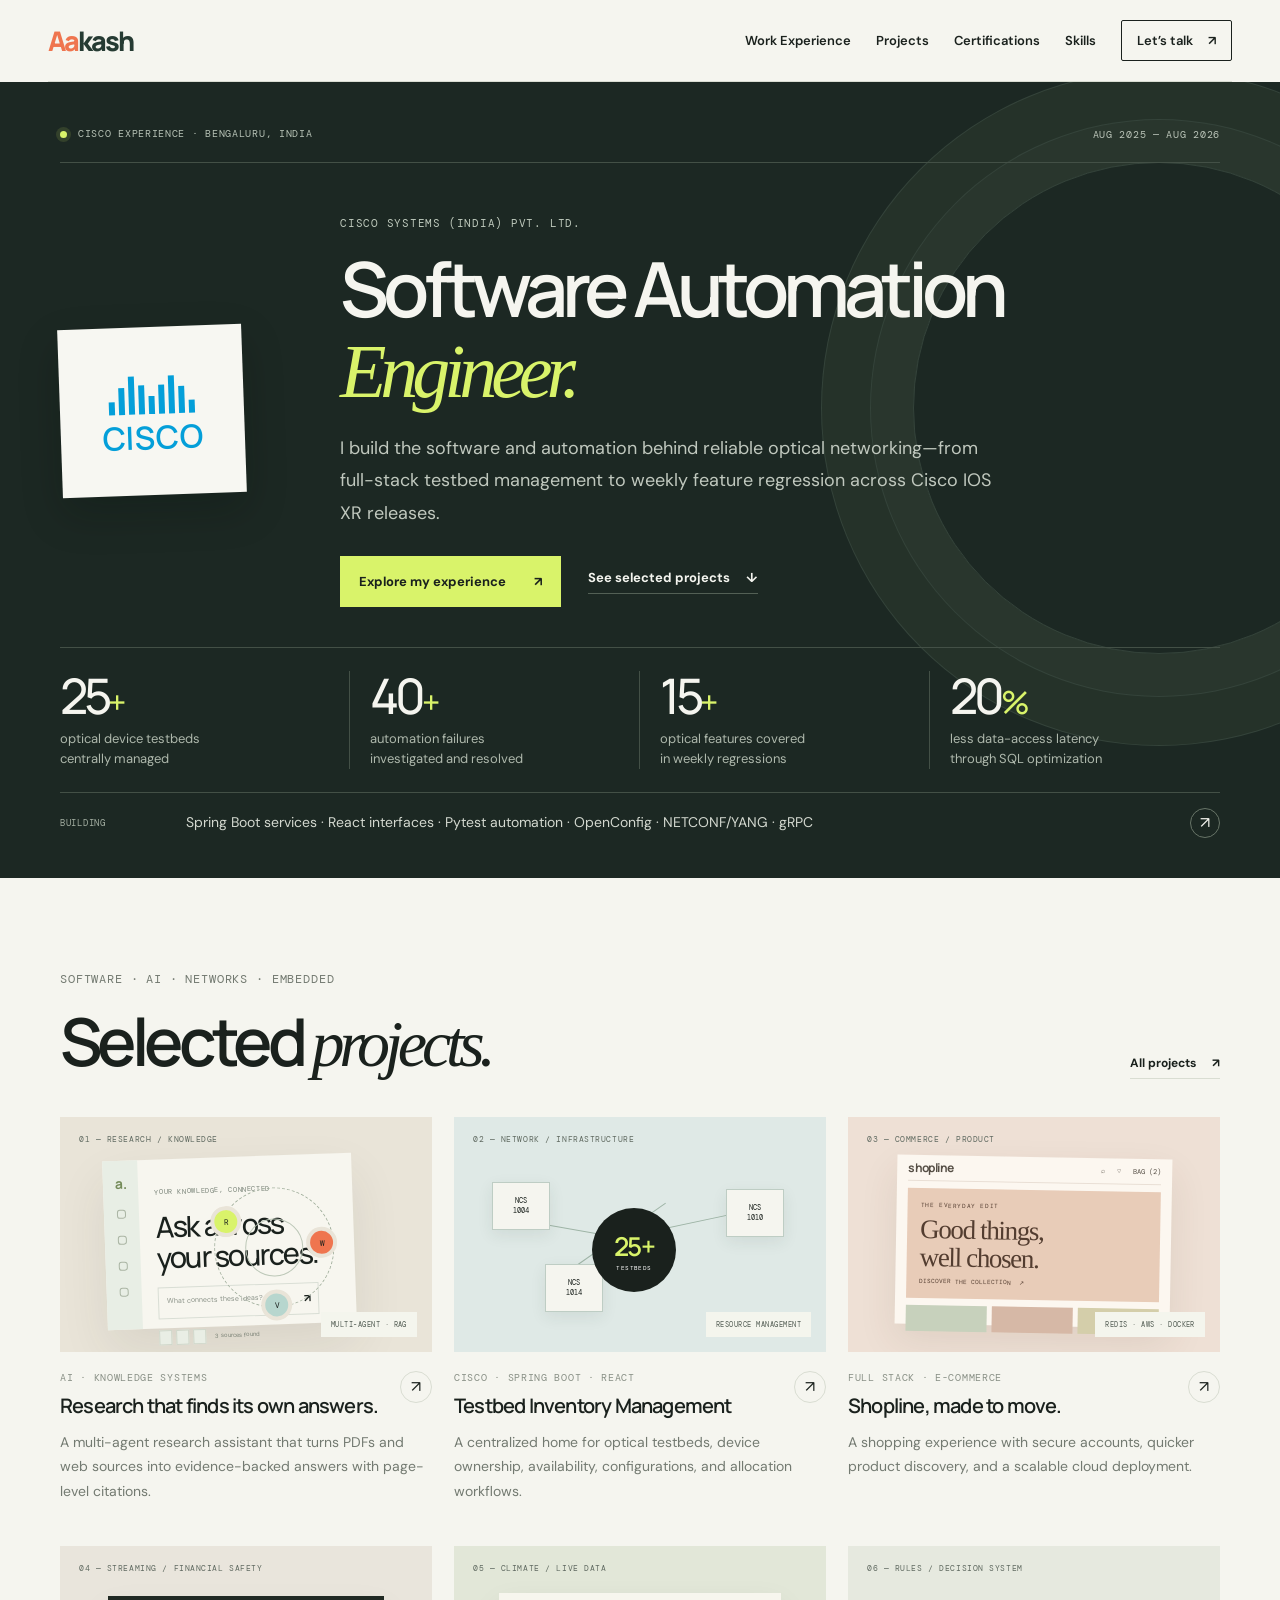
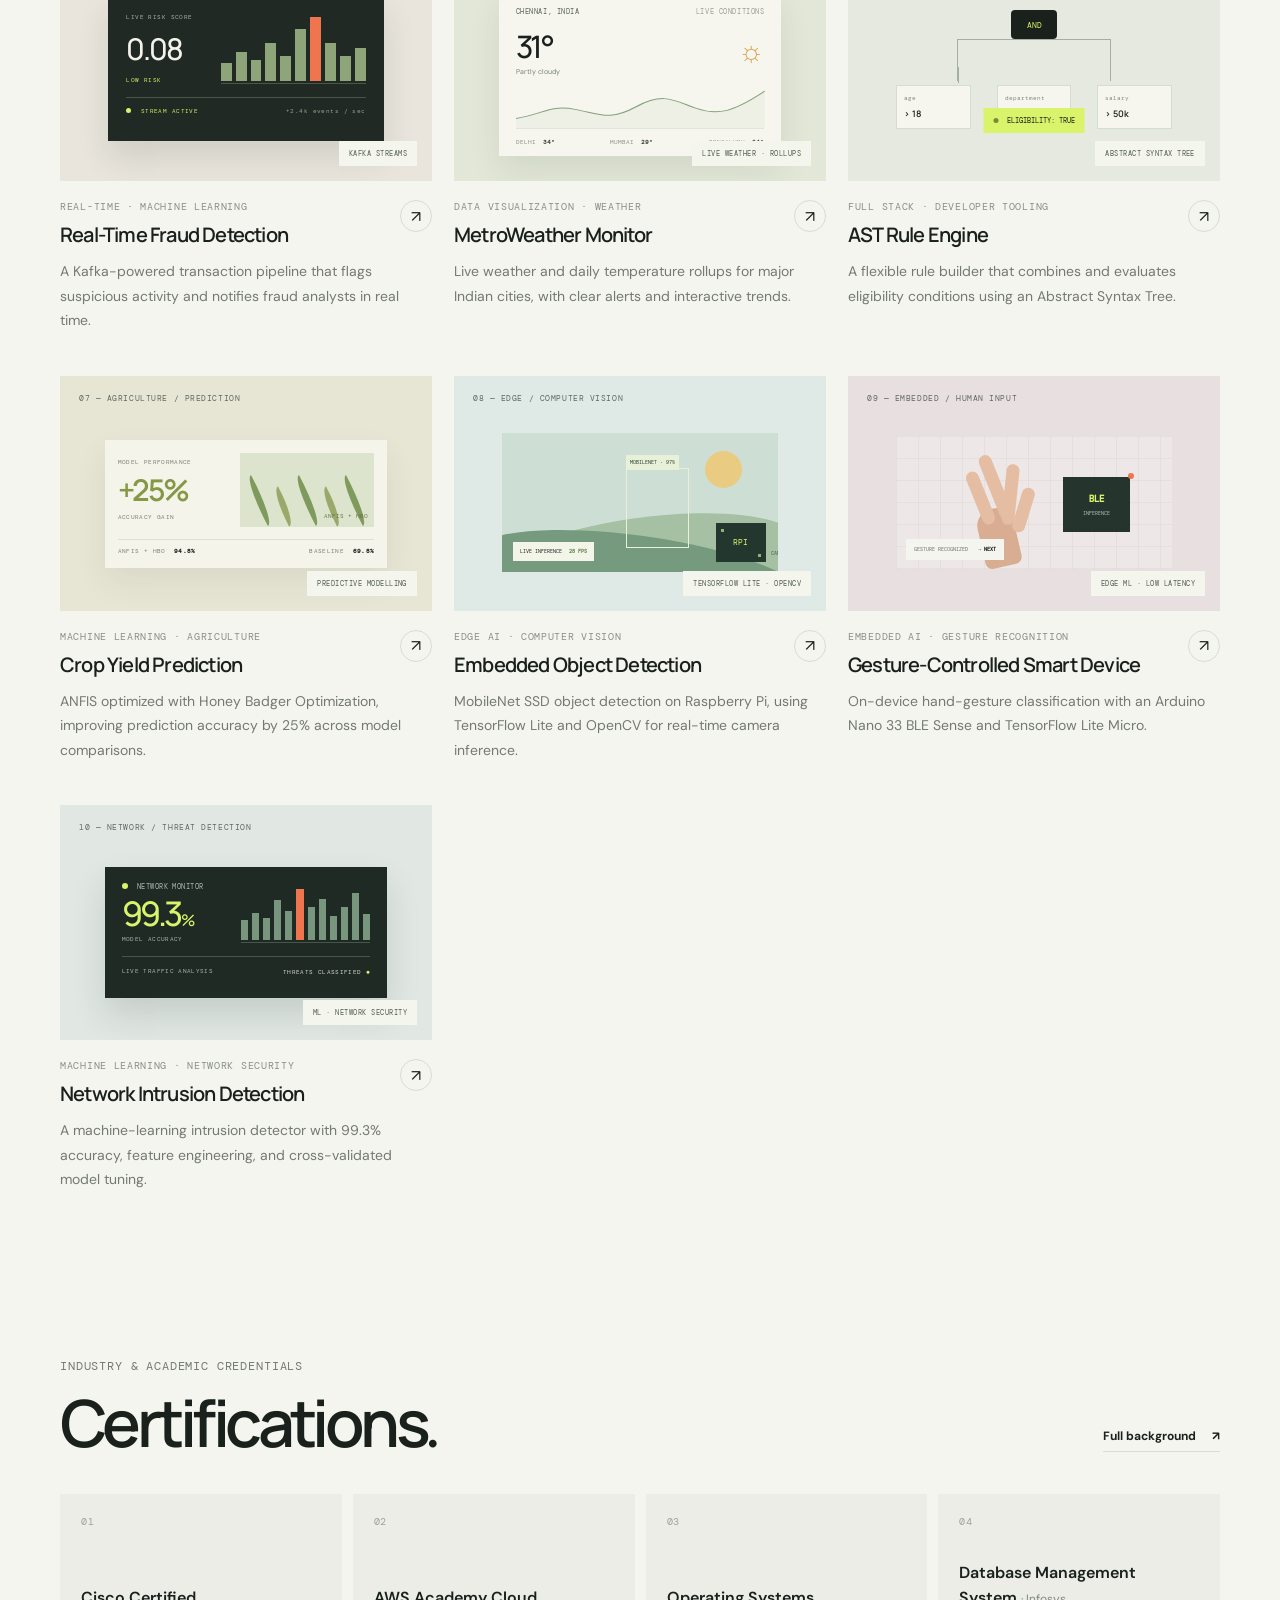
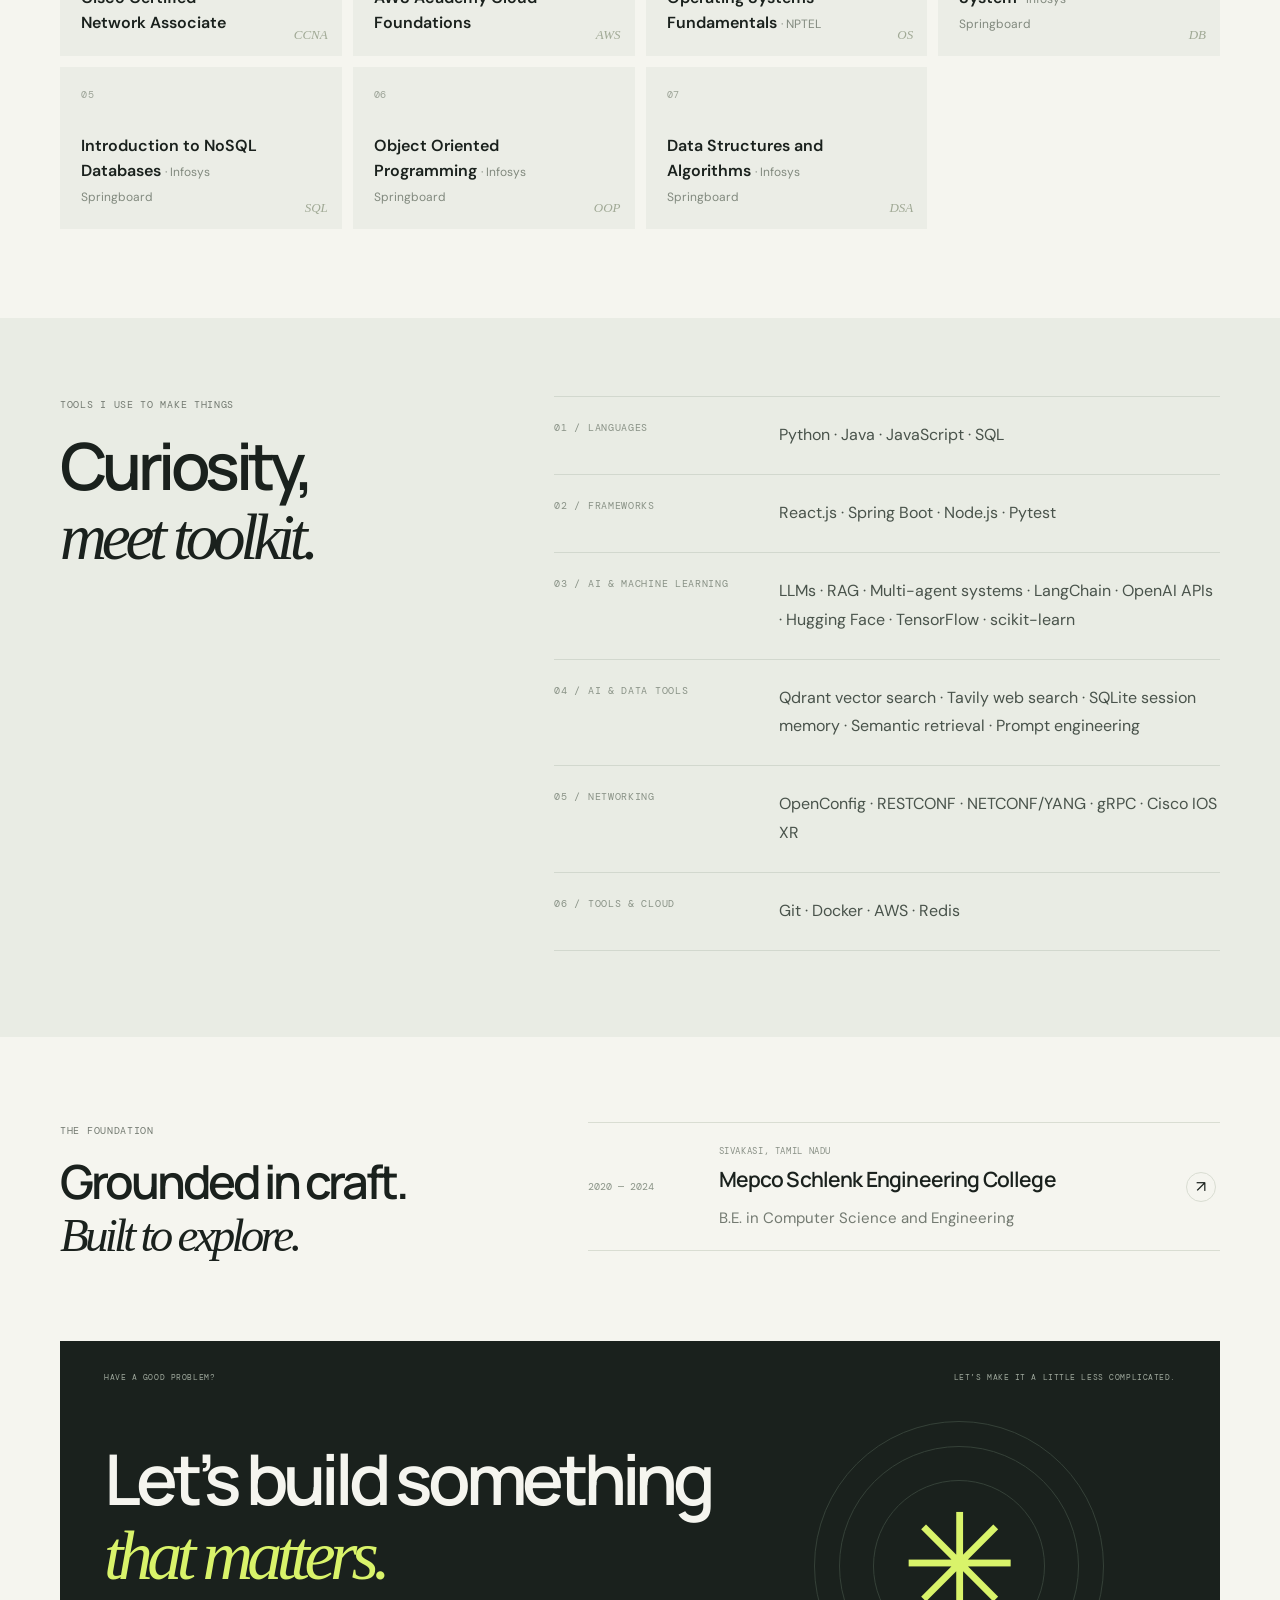
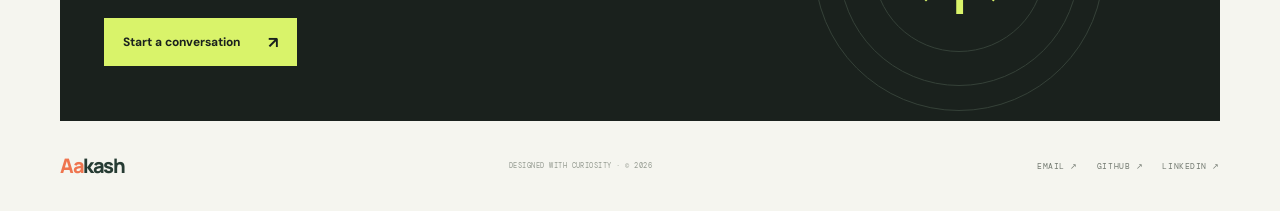
<file: index.html>
<!doctype html>
<html lang="en">
  <head>
    <meta charset="UTF-8">
    <meta name="viewport" content="width=device-width, initial-scale=1">
    <meta name="theme-color" content="#f5f5ef">
    <meta name="description" content="Aakash Ganesan is a software engineer building reliable systems, thoughtful tools, and intelligent applications.">
    <title>Aakash Ganesan — Software Engineer - Data & AI</title>
    <link rel="preconnect" href="https://fonts.googleapis.com">
    <link rel="preconnect" href="https://fonts.gstatic.com" crossorigin>
    <link href="https://fonts.googleapis.com/css2?family=DM+Mono:wght@400;500&family=DM+Sans:wght@400;500;600;700&family=Manrope:wght@400;500;600;700;800&display=swap" rel="stylesheet">
    <link rel="stylesheet" href="styles.css">
    <script src="script.js" defer></script>
  </head>
  <body>
    <header class="site-header">
      <a class="wordmark" href="index.html" aria-label="Aakash home"><span class="wordmark-first">Aa</span><span class="wordmark-last">kash</span></a>
      <button class="menu-toggle" aria-expanded="false" aria-controls="site-navigation" aria-label="Open navigation"><span></span><span></span></button>
      <nav class="site-nav" id="site-navigation" aria-label="Main navigation">
        <a href="#experience">Work Experience</a>
        <a href="#work">Projects</a>
        <a href="#certifications">Certifications</a>
        <a href="#skills">Skills</a>
        <a class="nav-cta" href="mailto:aakashganesan03@gmail.com">Let’s talk <span aria-hidden="true">↗</span></a>
      </nav>
    </header>

    <main>
      <section class="home-experience" id="experience">
        <div class="page-shell home-experience-inner">
          <div class="home-experience-heading">
            <p class="eyebrow"><span class="status-dot"></span> CISCO EXPERIENCE · BENGALURU, INDIA</p>
            <p class="home-experience-date">AUG 2025 — AUG 2026</p>
          </div>
          <div class="home-experience-main">
            <div class="cisco-lockup" aria-label="Cisco Systems">
              <div class="cisco-bridge" aria-hidden="true"><i></i><i></i><i></i><i></i><i></i><i></i><i></i><i></i><i></i></div>
              <span>CISCO</span>
            </div>
            <div class="home-experience-copy">
              <p class="eyebrow">CISCO SYSTEMS (INDIA) PVT. LTD.</p>
              <h1>Software Automation<br><span class="serif-accent">Engineer.</span></h1>
              <p class="home-experience-intro">I build the software and automation behind reliable optical networking—from full-stack testbed management to weekly feature regression across Cisco IOS XR releases.</p>
              <div class="home-experience-actions"><a class="button button-light" href="experience.html">Explore my experience <span aria-hidden="true">↗</span></a><a class="text-link home-light-link" href="#work">See selected projects <span aria-hidden="true">↓</span></a></div>
            </div>
          </div>
          <div class="home-impact">
            <div><span class="impact-number">25<span>+</span></span><p>optical device testbeds<br>centrally managed</p></div>
            <div><span class="impact-number">40<span>+</span></span><p>automation failures<br>investigated and resolved</p></div>
            <div><span class="impact-number">15<span>+</span></span><p>optical features covered<br>in weekly regressions</p></div>
            <div><span class="impact-number">20<span>%</span></span><p>less data-access latency<br>through SQL optimization</p></div>
          </div>
          <div class="home-focus"><span>BUILDING</span><p>Spring Boot services · React interfaces · Pytest automation · OpenConfig · NETCONF/YANG · gRPC</p><a href="experience.html" aria-label="Read the full Cisco experience">↗</a></div>
        </div>
      </section>

      <section class="section page-shell work-section" id="work">
        <div class="section-heading">
          <div><p class="eyebrow">SOFTWARE · AI · NETWORKS · EMBEDDED</p><h2>Selected <span class="serif-accent">projects.</span></h2></div>
          <a class="text-link desktop-link" href="projects.html">All projects <span aria-hidden="true">↗</span></a>
        </div>
        <div class="featured-grid">
          <a class="project-card" href="projects.html#research-assistant">
            <div class="project-visual visual-research">
              <div class="visual-kicker">01 — RESEARCH / KNOWLEDGE</div>
              <div class="research-ui">
                <div class="research-sidebar"><span class="sidebar-mark">a.</span><span></span><span></span><span></span><span></span></div>
                <div class="research-content"><span class="ui-overline">YOUR KNOWLEDGE, CONNECTED</span><div class="ui-title">Ask across<br>your sources.</div><div class="ui-search">What connects these ideas? <b>↗</b></div><div class="ui-sources"><i></i><i></i><i></i><span>3 sources found</span></div></div>
                <div class="agent-orbit"><span>R</span><span>W</span><span>V</span><i></i></div>
              </div>
              <span class="visual-chip">MULTI-AGENT · RAG</span>
            </div>
            <div class="project-meta"><div><p class="project-category">AI · KNOWLEDGE SYSTEMS</p><h3>Research that finds its own answers.</h3></div><span class="card-arrow" aria-hidden="true">↗</span></div>
            <p class="project-description">A multi-agent research assistant that turns PDFs and web sources into evidence-backed answers with page-level citations.</p>
          </a>
          <a class="project-card" href="projects.html#testbed-inventory">
            <div class="project-visual visual-network">
              <div class="visual-kicker">02 — NETWORK / INFRASTRUCTURE</div>
              <div class="network-map"><span class="network-device device-a">NCS<br>1004</span><span class="network-device device-b">NCS<br>1010</span><span class="network-device device-c">NCS<br>1014</span><i class="network-line line-a"></i><i class="network-line line-b"></i><i class="network-line line-c"></i><div class="network-hub"><span>25+</span><small>TESTBEDS</small></div></div>
              <span class="visual-chip">RESOURCE MANAGEMENT</span>
            </div>
            <div class="project-meta"><div><p class="project-category">CISCO · SPRING BOOT · REACT</p><h3>Testbed Inventory Management</h3></div><span class="card-arrow" aria-hidden="true">↗</span></div>
            <p class="project-description">A centralized home for optical testbeds, device ownership, availability, configurations, and allocation workflows.</p>
          </a>
          <a class="project-card" href="https://github.com/aakash665/E-commerce-management-system" target="_blank" rel="noreferrer">
            <div class="project-visual visual-shop">
              <div class="visual-kicker">03 — COMMERCE / PRODUCT</div>
              <div class="shop-window"><div class="shop-top"><b>shopline</b><span>⌕ &nbsp; ♡ &nbsp; BAG (2)</span></div><div class="shop-hero"><span>THE EVERYDAY EDIT</span><b>Good things,<br>well chosen.</b><i>DISCOVER THE COLLECTION&nbsp; ↗</i></div><div class="shop-products"><i></i><i></i><i></i></div></div>
              <span class="visual-chip">REDIS · AWS · DOCKER</span>
            </div>
            <div class="project-meta"><div><p class="project-category">FULL STACK · E-COMMERCE</p><h3>Shopline, made to move.</h3></div><span class="card-arrow" aria-hidden="true">↗</span></div>
            <p class="project-description">A shopping experience with secure accounts, quicker product discovery, and a scalable cloud deployment.</p>
          </a>
          <a class="project-card" href="https://github.com/aakash665/Fraud-detection-using-kafka" target="_blank" rel="noreferrer">
            <div class="project-visual visual-fraud">
              <div class="visual-kicker">04 — STREAMING / FINANCIAL SAFETY</div>
              <div class="fraud-display"><div class="fraud-score"><span>LIVE RISK SCORE</span><b>0.08</b><i>LOW RISK</i></div><div class="fraud-chart"><span style="--height:26%"></span><span style="--height:42%"></span><span style="--height:31%"></span><span style="--height:56%"></span><span style="--height:37%"></span><span style="--height:76%"></span><span class="bar-alert" style="--height:94%"></span><span style="--height:55%"></span><span style="--height:36%"></span><span style="--height:48%"></span></div><div class="fraud-stream"><i></i> STREAM ACTIVE <span>+2.4k events / sec</span></div></div>
              <span class="visual-chip">KAFKA STREAMS</span>
            </div>
            <div class="project-meta"><div><p class="project-category">REAL-TIME · MACHINE LEARNING</p><h3>Real-Time Fraud Detection</h3></div><span class="card-arrow" aria-hidden="true">↗</span></div>
            <p class="project-description">A Kafka-powered transaction pipeline that flags suspicious activity and notifies fraud analysts in real time.</p>
          </a>
          <a class="project-card" href="https://github.com/aakash665/climate-insights-india" target="_blank" rel="noreferrer">
            <div class="project-visual visual-weather">
              <div class="visual-kicker">05 — CLIMATE / LIVE DATA</div>
              <div class="weather-screen"><div class="weather-place">CHENNAI, INDIA <span>LIVE CONDITIONS</span></div><div class="weather-now"><div><b>31°</b><span>Partly cloudy</span></div><i>☼</i></div><div class="weather-chart"><svg viewBox="0 0 400 90" preserveAspectRatio="none" aria-label="Illustrative temperature trend"><path d="M0 70 C45 61 54 41 95 51 S150 76 194 45 S255 33 290 49 S350 56 400 13" fill="none" stroke="currentColor" stroke-width="2"/><path d="M0 70 C45 61 54 41 95 51 S150 76 194 45 S255 33 290 49 S350 56 400 13 L400 90 L0 90Z" fill="currentColor" opacity=".08"/></svg></div><div class="weather-cities"><span>DELHI <b>34°</b></span><span>MUMBAI <b>29°</b></span><span>BENGALURU <b>24°</b></span></div></div>
              <span class="visual-chip">LIVE WEATHER · ROLLUPS</span>
            </div>
            <div class="project-meta"><div><p class="project-category">DATA VISUALIZATION · WEATHER</p><h3>MetroWeather Monitor</h3></div><span class="card-arrow" aria-hidden="true">↗</span></div>
            <p class="project-description">Live weather and daily temperature rollups for major Indian cities, with clear alerts and interactive trends.</p>
          </a>
          <a class="project-card" href="https://github.com/aakash665/Rule-Engine-for-Eligibility-Evaluation-Using-Abstract-Syntax-Tree-" target="_blank" rel="noreferrer">
            <div class="project-visual visual-rules">
              <div class="visual-kicker">06 — RULES / DECISION SYSTEM</div>
              <div class="rule-tree"><div class="rule-root">AND</div><div class="rule-branch"></div><div class="rule-leaf leaf-a"><span>age</span><b>&gt; 18</b></div><div class="rule-leaf leaf-b"><span>department</span><b>= Sales</b></div><div class="rule-leaf leaf-c"><span>salary</span><b>&gt; 50k</b></div><div class="rule-result"><i></i> ELIGIBILITY: TRUE</div></div>
              <span class="visual-chip">ABSTRACT SYNTAX TREE</span>
            </div>
            <div class="project-meta"><div><p class="project-category">FULL STACK · DEVELOPER TOOLING</p><h3>AST Rule Engine</h3></div><span class="card-arrow" aria-hidden="true">↗</span></div>
            <p class="project-description">A flexible rule builder that combines and evaluates eligibility conditions using an Abstract Syntax Tree.</p>
          </a>
          <a class="project-card" href="https://github.com/aakash665/Crop-Yield-Prediction-using-ANFIS-with-Honey-Badger-Optimization-Algorithm" target="_blank" rel="noreferrer">
            <div class="project-visual visual-crop">
              <div class="visual-kicker">07 — AGRICULTURE / PREDICTION</div>
              <div class="crop-display"><div class="crop-score"><span>MODEL PERFORMANCE</span><b>+25%</b><small>ACCURACY GAIN</small></div><div class="crop-field"><i></i><i></i><i></i><i></i><i></i><span>ANFIS + HBO</span></div><div class="crop-compare"><span>ANFIS + HBO <b>94.8%</b></span><span>BASELINE <b>69.8%</b></span></div></div>
              <span class="visual-chip">PREDICTIVE MODELLING</span>
            </div>
            <div class="project-meta"><div><p class="project-category">MACHINE LEARNING · AGRICULTURE</p><h3>Crop Yield Prediction</h3></div><span class="card-arrow" aria-hidden="true">↗</span></div>
            <p class="project-description">ANFIS optimized with Honey Badger Optimization, improving prediction accuracy by 25% across model comparisons.</p>
          </a>
          <a class="project-card" href="https://github.com/aakash665/Real-Time-Object-Detection-on-Embedded-System" target="_blank" rel="noreferrer">
            <div class="project-visual visual-object">
              <div class="visual-kicker">08 — EDGE / COMPUTER VISION</div>
              <div class="camera-scene"><div class="scene-sun"></div><div class="scene-hill hill-back"></div><div class="scene-hill hill-front"></div><div class="detection-box"><span>MOBILENET · 97%</span></div><div class="scene-board">RPI <i></i><i></i><i></i><span>CAM</span></div><div class="scene-marker">LIVE INFERENCE <b>28 FPS</b></div></div>
              <span class="visual-chip">TENSORFLOW LITE · OPENCV</span>
            </div>
            <div class="project-meta"><div><p class="project-category">EDGE AI · COMPUTER VISION</p><h3>Embedded Object Detection</h3></div><span class="card-arrow" aria-hidden="true">↗</span></div>
            <p class="project-description">MobileNet SSD object detection on Raspberry Pi, using TensorFlow Lite and OpenCV for real-time camera inference.</p>
          </a>
          <a class="project-card" href="https://github.com/aakash665/Smart-Device-Control-Using-Embedded-Gesture-Recognitio" target="_blank" rel="noreferrer">
            <div class="project-visual visual-gesture">
              <div class="visual-kicker">09 — EMBEDDED / HUMAN INPUT</div>
              <div class="gesture-scene"><div class="gesture-grid"></div><div class="gesture-hand"><i></i><i></i><i></i><i></i><span></span></div><div class="gesture-device"><b>BLE</b><span>INFERENCE</span><i></i></div><div class="gesture-label">GESTURE RECOGNIZED <b>→ NEXT</b></div></div>
              <span class="visual-chip">EDGE ML · LOW LATENCY</span>
            </div>
            <div class="project-meta"><div><p class="project-category">EMBEDDED AI · GESTURE RECOGNITION</p><h3>Gesture-Controlled Smart Device</h3></div><span class="card-arrow" aria-hidden="true">↗</span></div>
            <p class="project-description">On-device hand-gesture classification with an Arduino Nano 33 BLE Sense and TensorFlow Lite Micro.</p>
          </a>
          <a class="project-card" href="https://github.com/aakash665/Network-Intrusion-Detection-System-using-Machine-Learning" target="_blank" rel="noreferrer">
            <div class="project-visual visual-intrusion">
              <div class="visual-kicker">10 — NETWORK / THREAT DETECTION</div>
              <div class="intrusion-dashboard"><div class="intrusion-status"><span><i></i> NETWORK MONITOR</span><b>99.3<small>%</small></b><em>MODEL ACCURACY</em></div><div class="intrusion-chart"><span style="--height:35%"></span><span style="--height:48%"></span><span style="--height:39%"></span><span style="--height:69%"></span><span style="--height:50%"></span><span class="intrusion-alert" style="--height:88%"></span><span style="--height:58%"></span><span style="--height:72%"></span><span style="--height:42%"></span><span style="--height:57%"></span><span style="--height:81%"></span><span style="--height:45%"></span></div><div class="intrusion-events"><span>LIVE TRAFFIC ANALYSIS</span><b>THREATS CLASSIFIED <i>●</i></b></div></div>
              <span class="visual-chip">ML · NETWORK SECURITY</span>
            </div>
            <div class="project-meta"><div><p class="project-category">MACHINE LEARNING · NETWORK SECURITY</p><h3>Network Intrusion Detection</h3></div><span class="card-arrow" aria-hidden="true">↗</span></div>
            <p class="project-description">A machine-learning intrusion detector with 99.3% accuracy, feature engineering, and cross-validated model tuning.</p>
          </a>
        </div>
        <a class="button button-outline mobile-all-link" href="projects.html">View project details <span aria-hidden="true">↗</span></a>
      </section>

      <section class="cert-section page-shell home-cert-section" id="certifications">
        <div class="home-section-heading"><div><p class="eyebrow">INDUSTRY &amp; ACADEMIC CREDENTIALS</p><h2>Certifications<span class="serif-accent">.</span></h2></div><a class="text-link" href="experience.html">Full background <span aria-hidden="true">↗</span></a></div>
        <div class="cert-grid">
          <div class="cert-card"><span>01</span><p>Cisco Certified Network Associate</p><i>CCNA</i></div>
          <div class="cert-card"><span>02</span><p>AWS Academy Cloud Foundations</p><i>AWS</i></div>
          <div class="cert-card"><span>03</span><p>Operating Systems Fundamentals <small>· NPTEL</small></p><i>OS</i></div>
          <div class="cert-card"><span>04</span><p>Database Management System <small>· Infosys Springboard</small></p><i>DB</i></div>
          <div class="cert-card"><span>05</span><p>Introduction to NoSQL Databases <small>· Infosys Springboard</small></p><i>SQL</i></div>
          <div class="cert-card"><span>06</span><p>Object Oriented Programming <small>· Infosys Springboard</small></p><i>OOP</i></div>
          <div class="cert-card"><span>07</span><p>Data Structures and Algorithms <small>· Infosys Springboard</small></p><i>DSA</i></div>
        </div>
      </section>

      <section class="skills-section home-skills-section" id="skills">
        <div class="page-shell skills-section-inner">
          <div><p class="eyebrow">TOOLS I USE TO MAKE THINGS</p><h2>Curiosity,<br><span class="serif-accent">meet toolkit.</span></h2></div>
          <div class="skills-groups">
            <div class="skill-group"><span>01 / LANGUAGES</span><p>Python · Java · JavaScript · SQL</p></div>
            <div class="skill-group"><span>02 / FRAMEWORKS</span><p>React.js · Spring Boot · Node.js · Pytest</p></div>
            <div class="skill-group"><span>03 / AI &amp; MACHINE LEARNING</span><p>LLMs · RAG · Multi-agent systems · LangChain · OpenAI APIs · Hugging Face · TensorFlow · scikit-learn</p></div>
            <div class="skill-group"><span>04 / AI &amp; DATA TOOLS</span><p>Qdrant vector search · Tavily web search · SQLite session memory · Semantic retrieval · Prompt engineering</p></div>
            <div class="skill-group"><span>05 / NETWORKING</span><p>OpenConfig · RESTCONF · NETCONF/YANG · gRPC · Cisco IOS XR</p></div>
            <div class="skill-group"><span>06 / TOOLS &amp; CLOUD</span><p>Git · Docker · AWS · Redis</p></div>
          </div>
        </div>
      </section>

      <section class="page-shell home-education" id="about">
        <div><p class="eyebrow">THE FOUNDATION</p><h2>Grounded in craft.<br><span class="serif-accent">Built to explore.</span></h2></div>
        <div class="home-education-detail"><span class="education-year">2020 — 2024</span><div><p class="project-category">SIVAKASI, TAMIL NADU</p><h3>Mepco Schlenk Engineering College</h3><p>B.E. in Computer Science and Engineering</p></div><a href="experience.html" aria-label="More about my education and experience">↗</a></div>
      </section>

      <section class="closing page-shell">
        <div class="closing-top"><span>HAVE A GOOD PROBLEM?</span><span>LET’S MAKE IT A LITTLE LESS COMPLICATED.</span></div>
        <h2>Let’s build something<br><span class="serif-accent">that matters.</span></h2>
        <a class="button button-lime" href="mailto:aakashganesan03@gmail.com">Start a conversation <span aria-hidden="true">↗</span></a>
        <div class="closing-art" aria-hidden="true"><span>✳</span></div>
      </section>
    </main>

    <footer class="site-footer page-shell"><a class="wordmark" href="#home"><span class="wordmark-first">Aa</span><span class="wordmark-last">kash</span></a><span>DESIGNED WITH CURIOSITY · © <span data-year>2026</span></span><div><a href="mailto:aakashganesan03@gmail.com">EMAIL ↗</a><a href="https://github.com/aakash665" target="_blank" rel="noreferrer">GITHUB ↗</a><a href="https://www.linkedin.com/in/g-aakash" target="_blank" rel="noreferrer">LINKEDIN ↗</a></div></footer>
  </body>
</html>
</file>
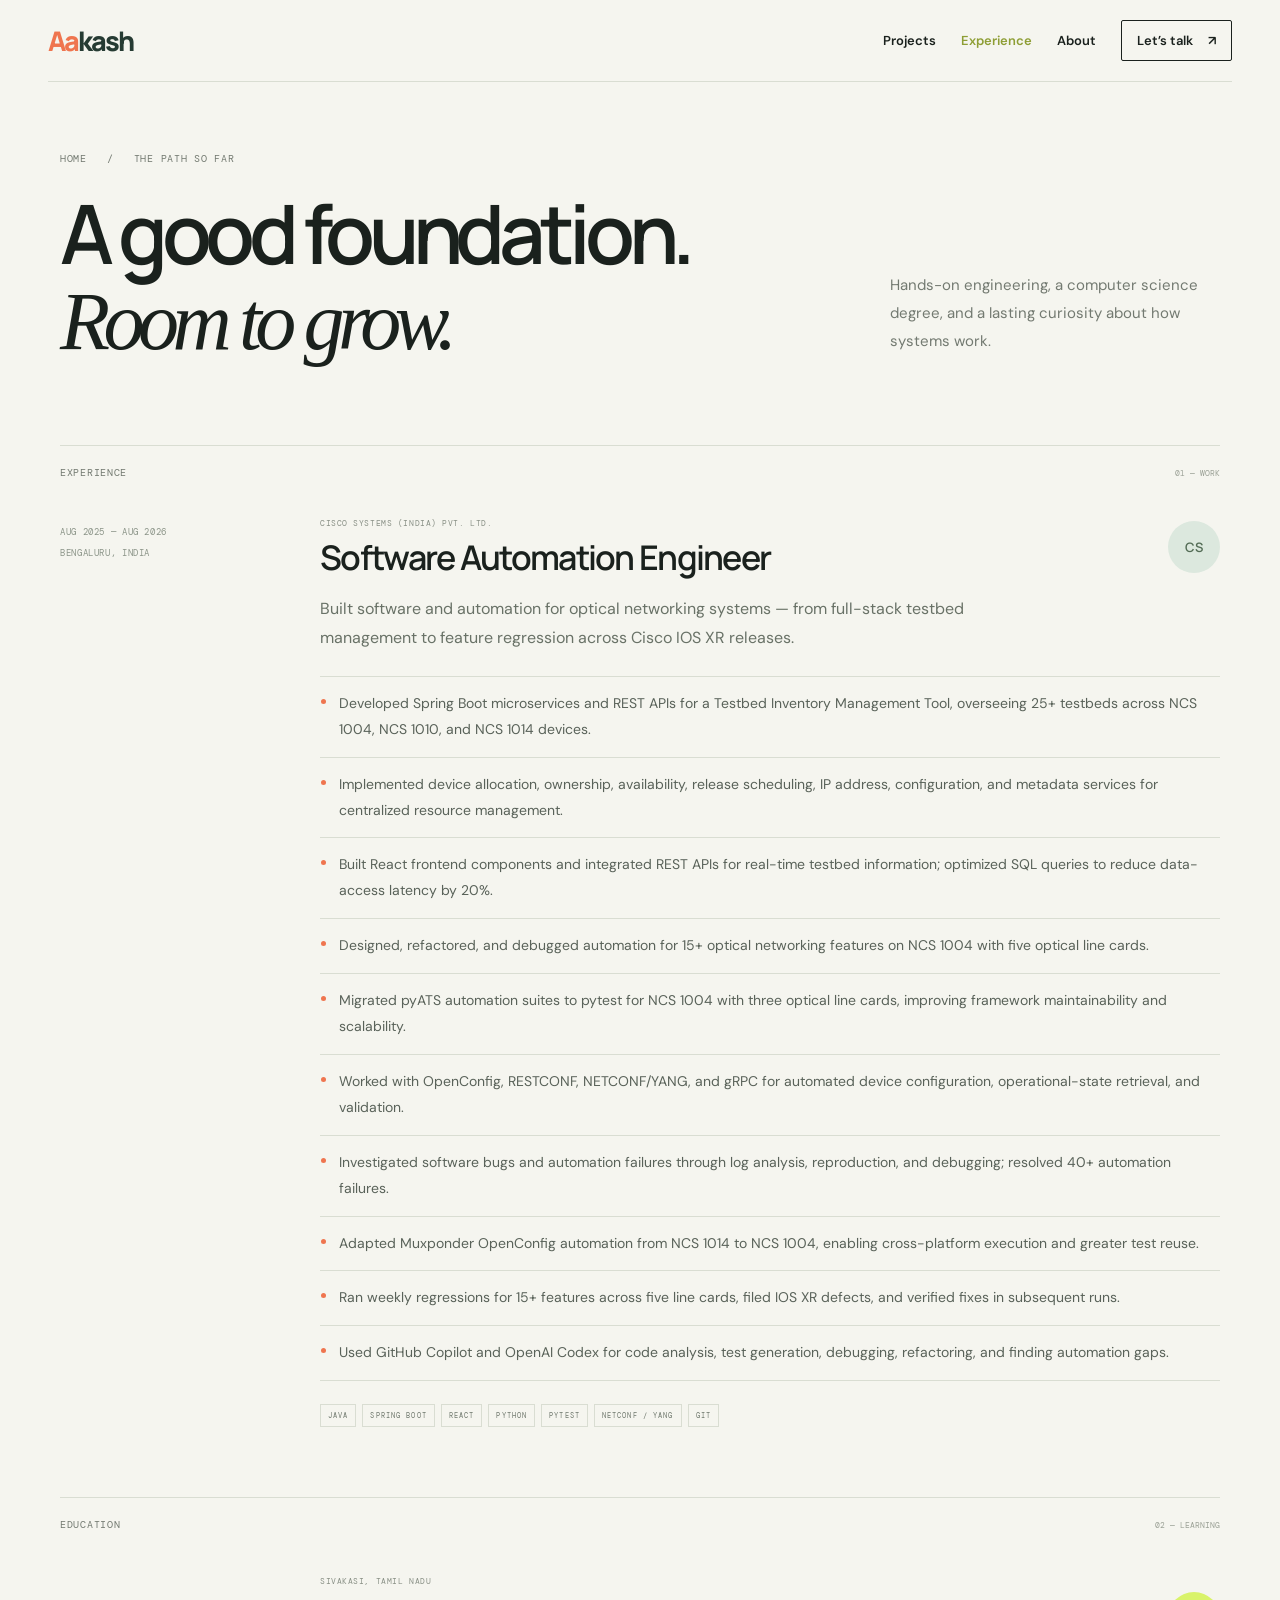
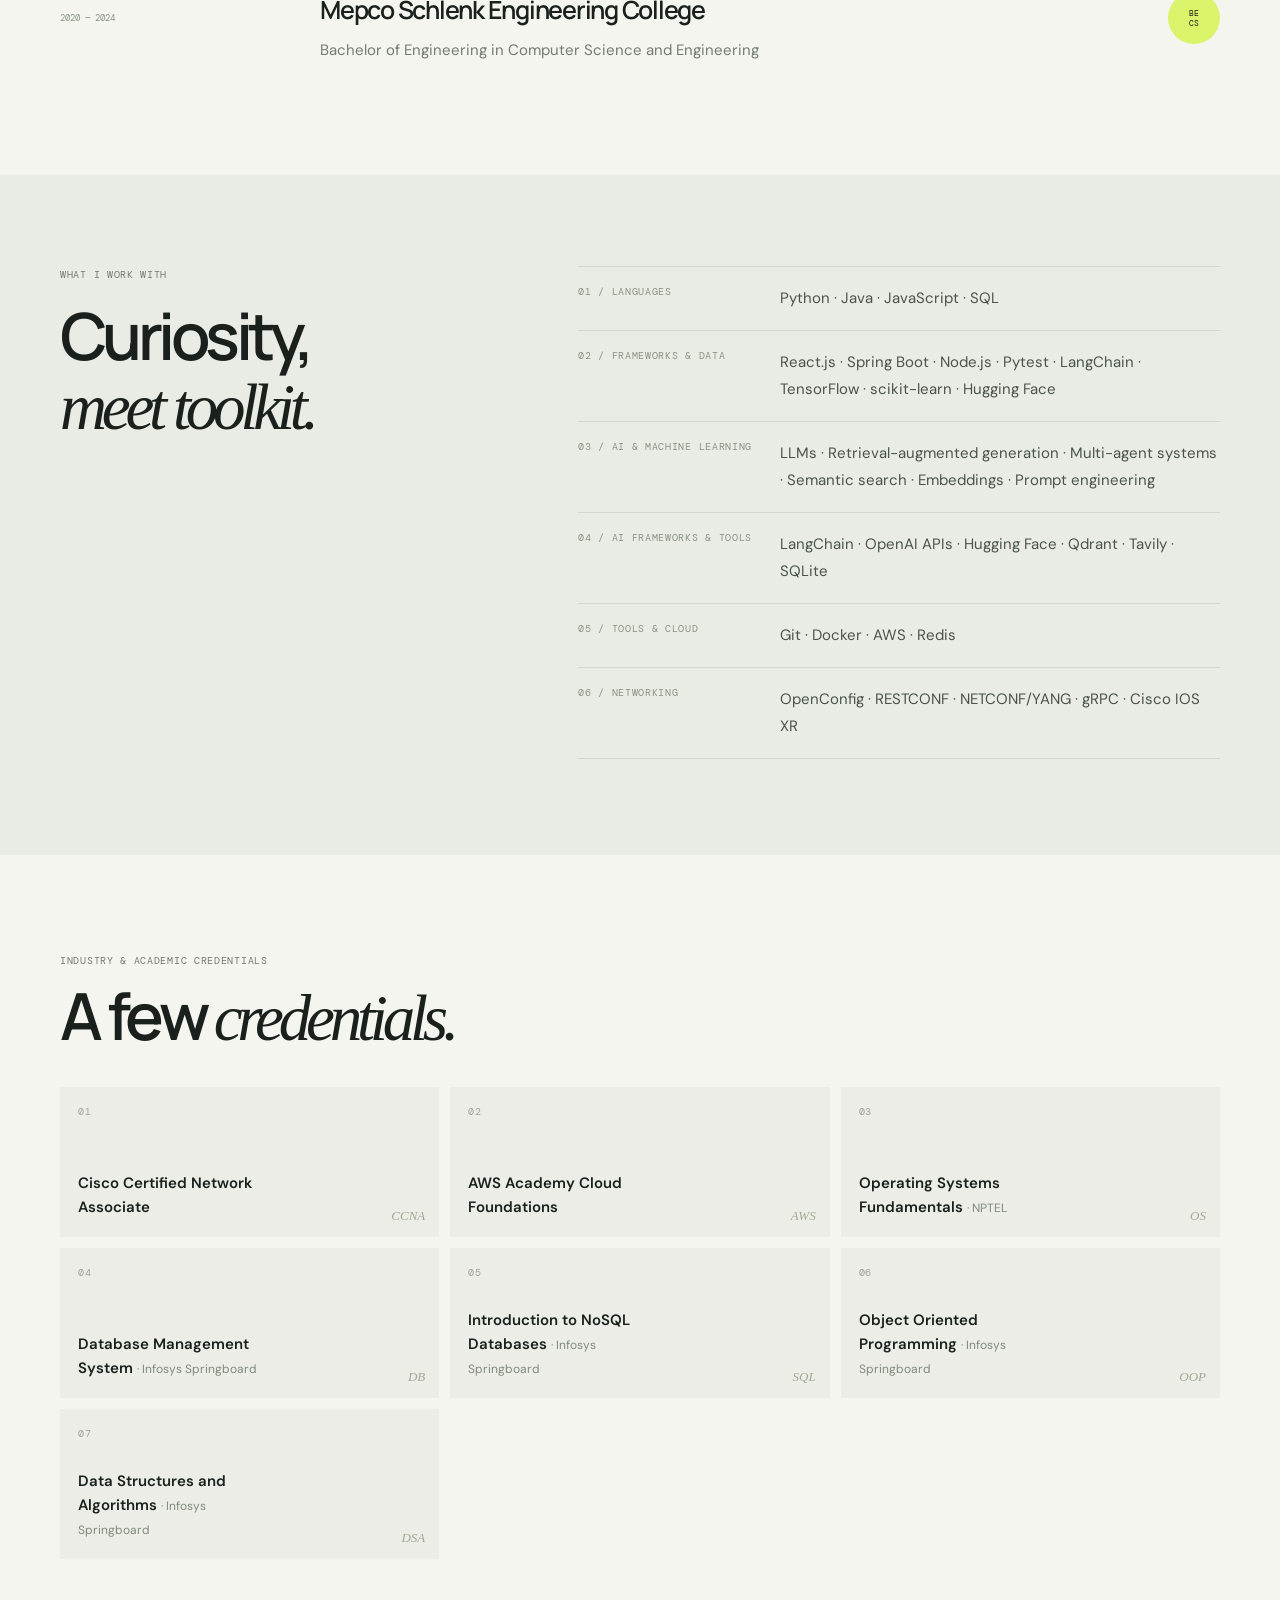
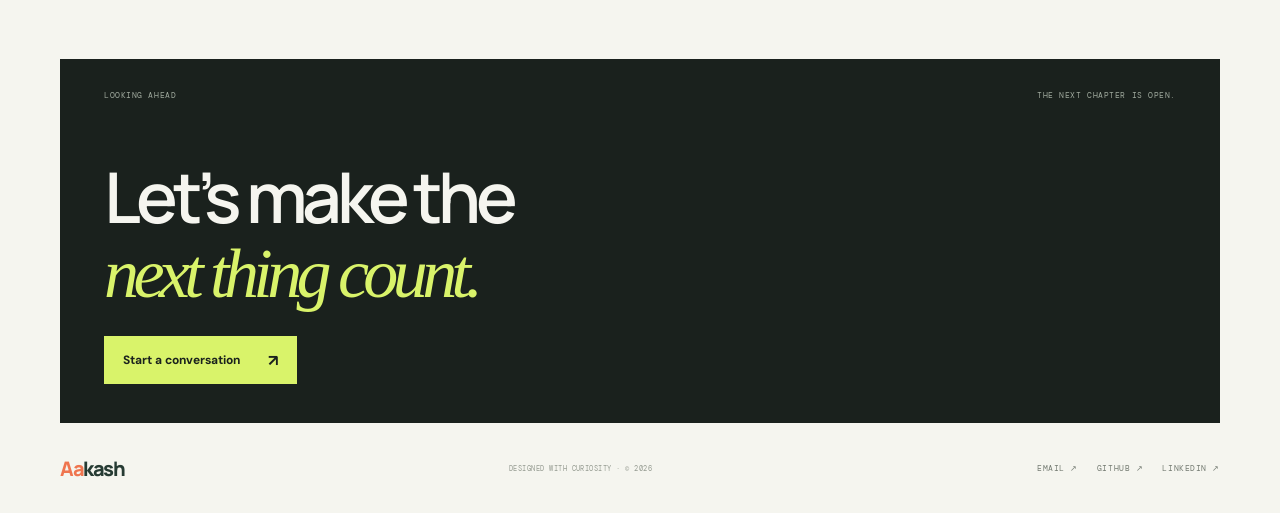
<file: experience.html>
<!doctype html>
<html lang="en">
  <head>
    <meta charset="UTF-8">
    <meta name="viewport" content="width=device-width, initial-scale=1">
    <meta name="theme-color" content="#f5f5ef">
    <meta name="description" content="Aakash Ganesan's engineering experience, education, technical skills, and certifications.">
    <title>Experience — Aakash Ganesan</title>
    <link rel="preconnect" href="https://fonts.googleapis.com">
    <link rel="preconnect" href="https://fonts.gstatic.com" crossorigin>
    <link href="https://fonts.googleapis.com/css2?family=DM+Mono:wght@400;500&family=DM+Sans:wght@400;500;600;700&family=Manrope:wght@400;500;600;700;800&display=swap" rel="stylesheet">
    <link rel="stylesheet" href="styles.css">
    <script src="script.js" defer></script>
  </head>
  <body>
    <header class="site-header">
      <a class="wordmark" href="index.html" aria-label="Aakash home"><span class="wordmark-first">Aa</span><span class="wordmark-last">kash</span></a>
      <button class="menu-toggle" aria-expanded="false" aria-controls="site-navigation" aria-label="Open navigation"><span></span><span></span></button>
      <nav class="site-nav" id="site-navigation" aria-label="Main navigation">
        <a href="projects.html">Projects</a>
        <a class="nav-current" href="experience.html">Experience</a>
        <a href="index.html#about">About</a>
        <a class="nav-cta" href="mailto:aakashganesan03@gmail.com">Let’s talk <span aria-hidden="true">↗</span></a>
      </nav>
    </header>
    <main>
      <section class="subpage-hero page-shell">
        <p class="eyebrow"><a href="index.html">HOME</a> &nbsp; / &nbsp; THE PATH SO FAR</p>
        <div class="subpage-title-row"><h1>A good foundation.<br><span class="serif-accent">Room to grow.</span></h1><p>Hands-on engineering, a computer science degree, and a lasting curiosity about how systems work.</p></div>
      </section>
      <section class="page-shell journey-section">
        <div class="journey-heading"><p class="eyebrow">EXPERIENCE</p><span>01 — WORK</span></div>
        <article class="journey-entry">
          <div class="journey-date"><span>AUG 2025 — AUG 2026</span><span>BENGALURU, INDIA</span></div>
          <div class="journey-main"><div class="journey-title"><div><p class="project-category">CISCO SYSTEMS (INDIA) PVT. LTD.</p><h2>Software Automation Engineer</h2></div><span class="journey-mark">CS</span></div>
            <p class="journey-summary">Built software and automation for optical networking systems — from full-stack testbed management to feature regression across Cisco IOS XR releases.</p>
            <ul class="journey-bullets">
              <li>Developed Spring Boot microservices and REST APIs for a Testbed Inventory Management Tool, overseeing 25+ testbeds across NCS 1004, NCS 1010, and NCS 1014 devices.</li>
              <li>Implemented device allocation, ownership, availability, release scheduling, IP address, configuration, and metadata services for centralized resource management.</li>
              <li>Built React frontend components and integrated REST APIs for real-time testbed information; optimized SQL queries to reduce data-access latency by 20%.</li>
              <li>Designed, refactored, and debugged automation for 15+ optical networking features on NCS 1004 with five optical line cards.</li>
              <li>Migrated pyATS automation suites to pytest for NCS 1004 with three optical line cards, improving framework maintainability and scalability.</li>
              <li>Worked with OpenConfig, RESTCONF, NETCONF/YANG, and gRPC for automated device configuration, operational-state retrieval, and validation.</li>
              <li>Investigated software bugs and automation failures through log analysis, reproduction, and debugging; resolved 40+ automation failures.</li>
              <li>Adapted Muxponder OpenConfig automation from NCS 1014 to NCS 1004, enabling cross-platform execution and greater test reuse.</li>
              <li>Ran weekly regressions for 15+ features across five line cards, filed IOS XR defects, and verified fixes in subsequent runs.</li>
              <li>Used GitHub Copilot and OpenAI Codex for code analysis, test generation, debugging, refactoring, and finding automation gaps.</li>
            </ul>
            <div class="project-tech"><span>JAVA</span><span>SPRING BOOT</span><span>REACT</span><span>PYTHON</span><span>PYTEST</span><span>NETCONF / YANG</span><span>GIT</span></div>
          </div>
        </article>
        <div class="journey-heading education-heading"><p class="eyebrow">EDUCATION</p><span>02 — LEARNING</span></div>
        <article class="education-card"><div class="education-year">2020 — 2024</div><div><p class="project-category">SIVAKASI, TAMIL NADU</p><h2>Mepco Schlenk Engineering College</h2><p>Bachelor of Engineering in Computer Science and Engineering</p></div><span class="education-seal">BE<br>CS</span></article>
      </section>
      <section class="skills-section"><div class="page-shell skills-section-inner"><div><p class="eyebrow">WHAT I WORK WITH</p><h2>Curiosity,<br><span class="serif-accent">meet toolkit.</span></h2></div><div class="skills-groups">
        <div class="skill-group"><span>01 / LANGUAGES</span><p>Python · Java · JavaScript · SQL</p></div>
        <div class="skill-group"><span>02 / FRAMEWORKS &amp; DATA</span><p>React.js · Spring Boot · Node.js · Pytest · LangChain · TensorFlow · scikit-learn · Hugging Face</p></div>
        <div class="skill-group"><span>03 / AI &amp; MACHINE LEARNING</span><p>LLMs · Retrieval-augmented generation · Multi-agent systems · Semantic search · Embeddings · Prompt engineering</p></div>
        <div class="skill-group"><span>04 / AI FRAMEWORKS &amp; TOOLS</span><p>LangChain · OpenAI APIs · Hugging Face · Qdrant · Tavily · SQLite</p></div>
        <div class="skill-group"><span>05 / TOOLS &amp; CLOUD</span><p>Git · Docker · AWS · Redis</p></div>
        <div class="skill-group"><span>06 / NETWORKING</span><p>OpenConfig · RESTCONF · NETCONF/YANG · gRPC · Cisco IOS XR</p></div>
      </div></div></section>
      <section class="page-shell cert-section"><div><p class="eyebrow">INDUSTRY &amp; ACADEMIC CREDENTIALS</p><h2>A few <span class="serif-accent">credentials.</span></h2></div><div class="cert-grid">
        <div class="cert-card"><span>01</span><p>Cisco Certified Network Associate</p><i>CCNA</i></div>
        <div class="cert-card"><span>02</span><p>AWS Academy Cloud Foundations</p><i>AWS</i></div>
        <div class="cert-card"><span>03</span><p>Operating Systems Fundamentals <small>· NPTEL</small></p><i>OS</i></div>
        <div class="cert-card"><span>04</span><p>Database Management System <small>· Infosys Springboard</small></p><i>DB</i></div>
        <div class="cert-card"><span>05</span><p>Introduction to NoSQL Databases <small>· Infosys Springboard</small></p><i>SQL</i></div>
        <div class="cert-card"><span>06</span><p>Object Oriented Programming <small>· Infosys Springboard</small></p><i>OOP</i></div>
        <div class="cert-card"><span>07</span><p>Data Structures and Algorithms <small>· Infosys Springboard</small></p><i>DSA</i></div>
      </div></section>
      <section class="closing page-shell closing-compact"><div class="closing-top"><span>LOOKING AHEAD</span><span>THE NEXT CHAPTER IS OPEN.</span></div><h2>Let’s make the<br><span class="serif-accent">next thing count.</span></h2><a class="button button-lime" href="mailto:aakashganesan03@gmail.com">Start a conversation <span aria-hidden="true">↗</span></a></section>
    </main>
    <footer class="site-footer page-shell"><a class="wordmark" href="index.html"><span class="wordmark-first">Aa</span><span class="wordmark-last">kash</span></a><span>DESIGNED WITH CURIOSITY · © <span data-year>2026</span></span><div><a href="mailto:aakashganesan03@gmail.com">EMAIL ↗</a><a href="https://github.com/aakash665" target="_blank" rel="noreferrer">GITHUB ↗</a><a href="https://www.linkedin.com/in/g-aakash" target="_blank" rel="noreferrer">LINKEDIN ↗</a></div></footer>
  </body>
</html>
</file>
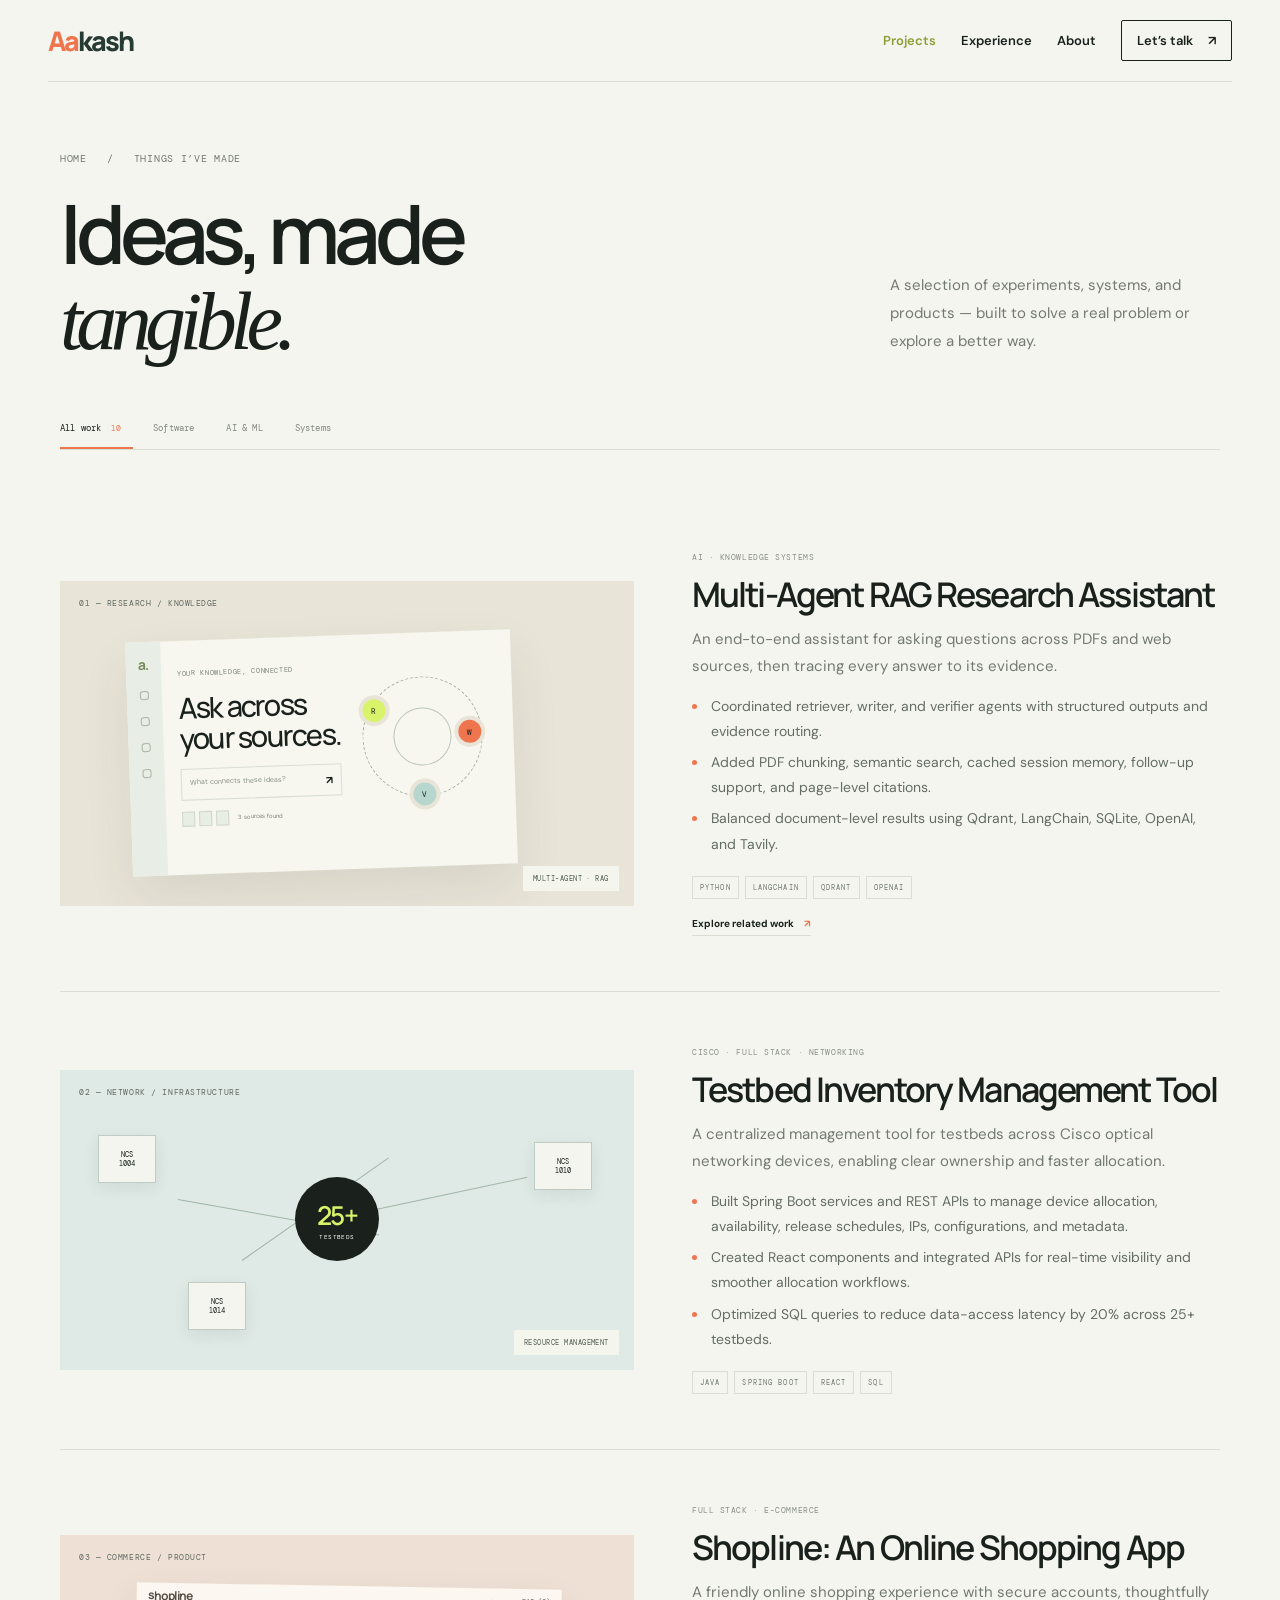
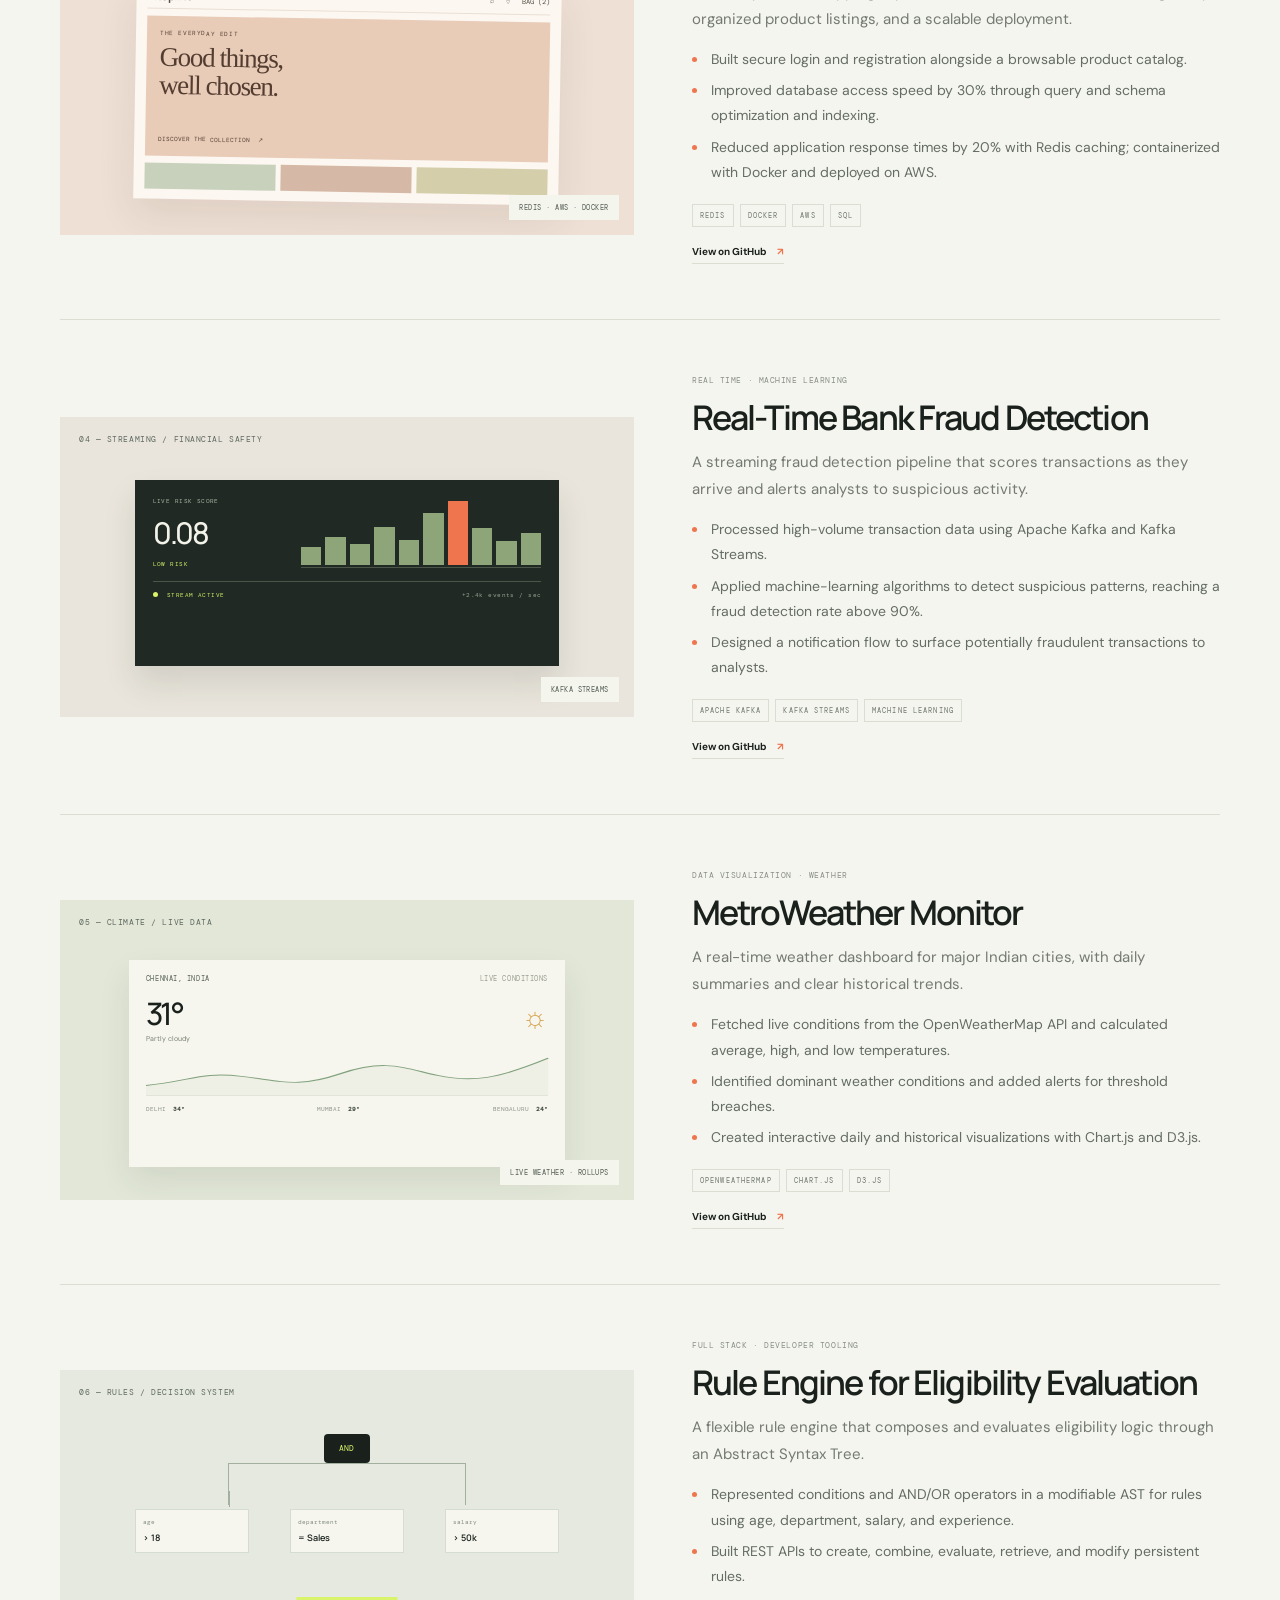
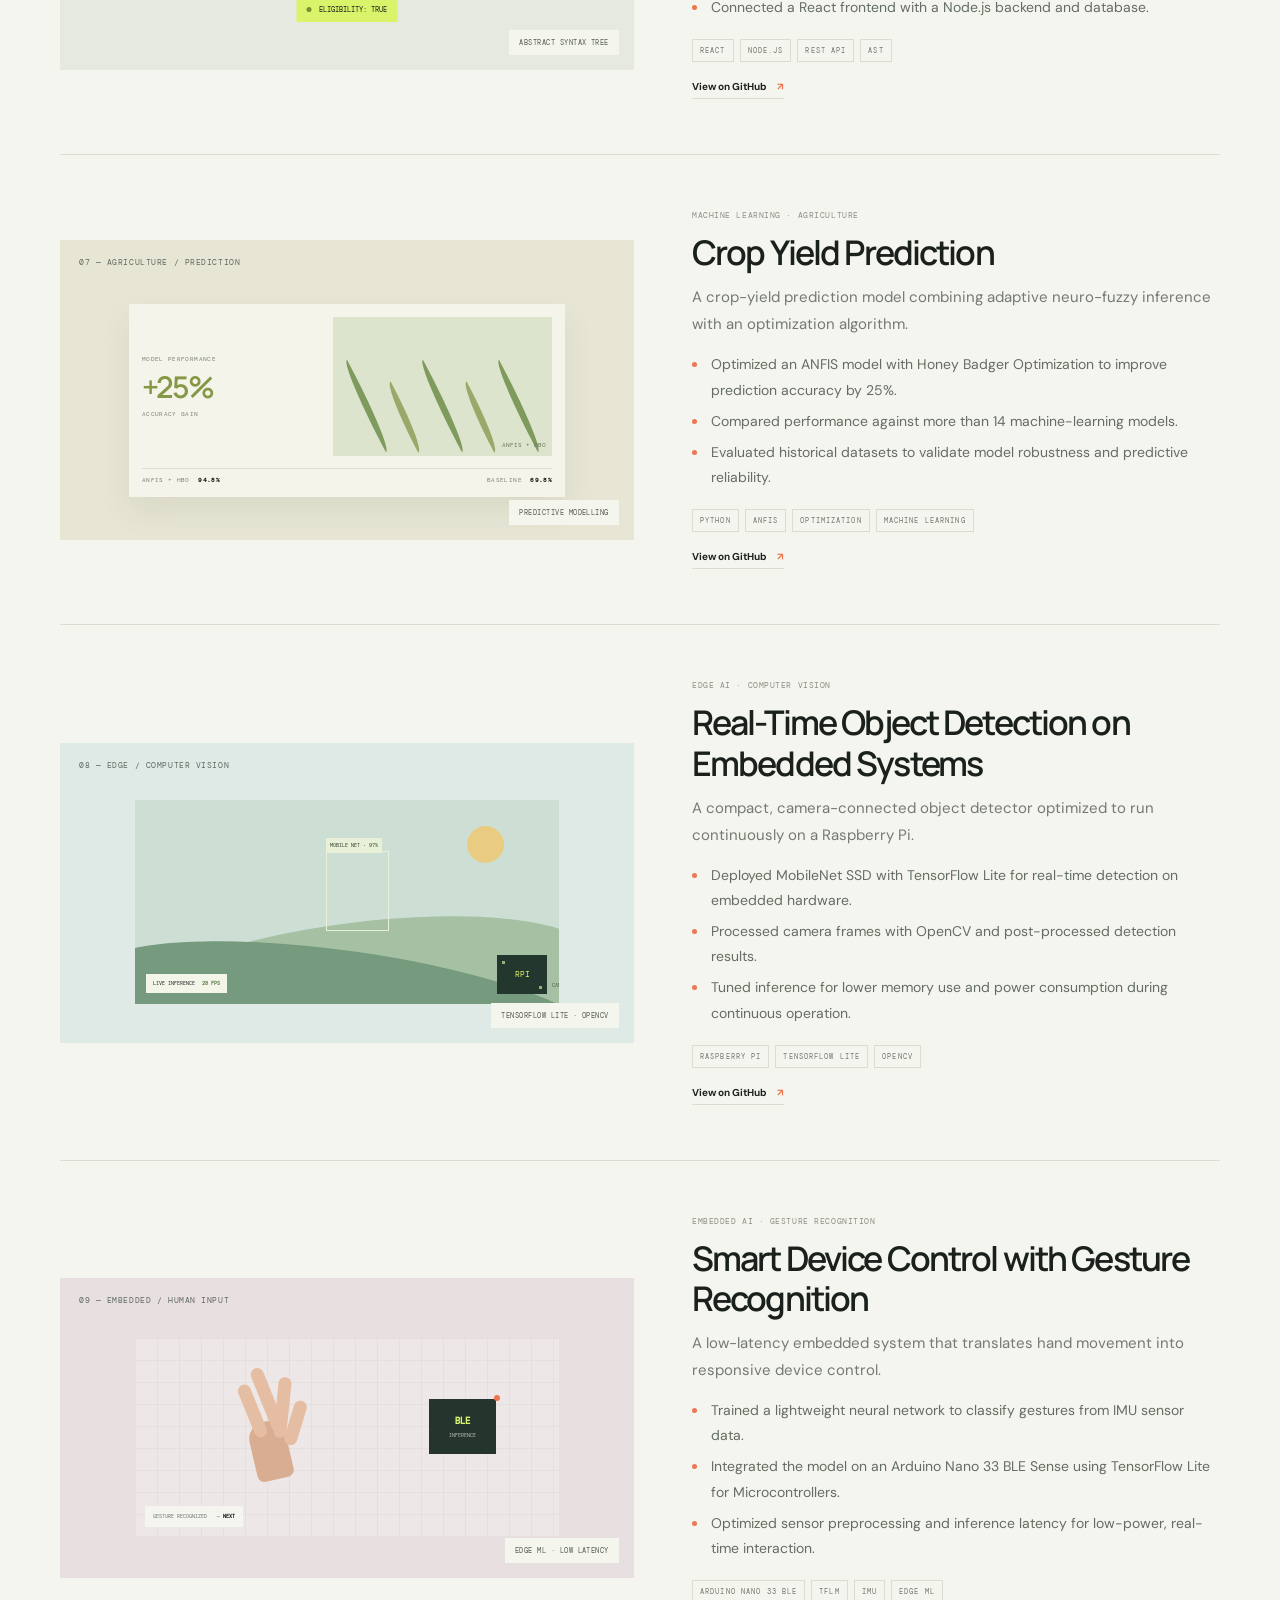
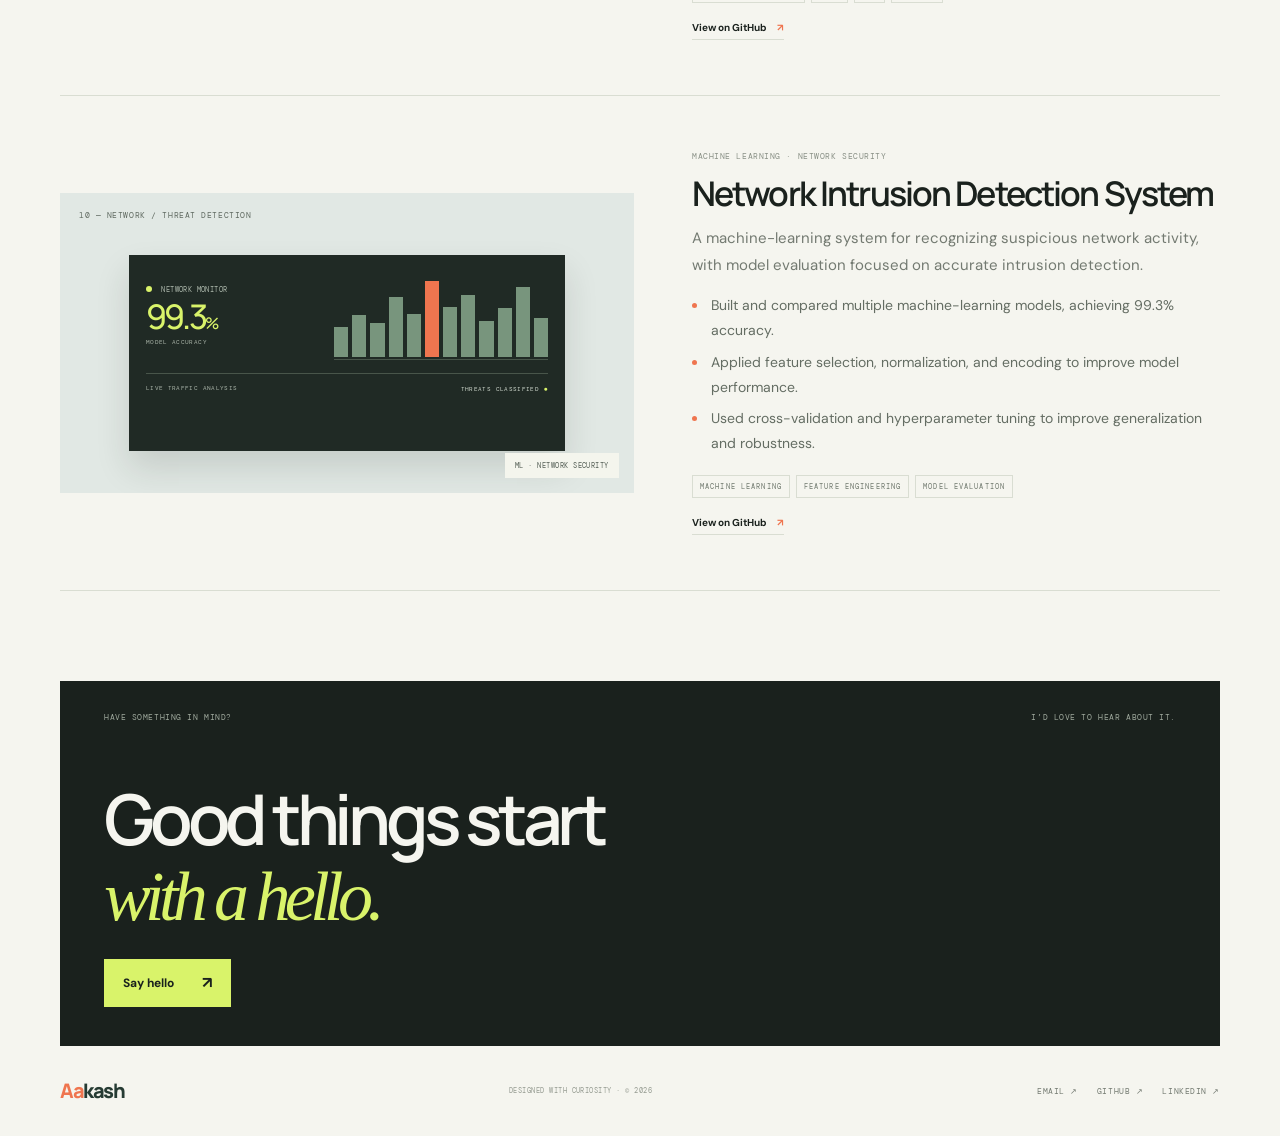
<file: projects.html>
<!doctype html>
<html lang="en">
  <head>
    <meta charset="UTF-8">
    <meta name="viewport" content="width=device-width, initial-scale=1">
    <meta name="theme-color" content="#f5f5ef">
    <meta name="description" content="Explore Aakash Ganesan's software, AI, networking, and embedded systems projects.">
    <title>Projects — Aakash Ganesan</title>
    <link rel="preconnect" href="https://fonts.googleapis.com">
    <link rel="preconnect" href="https://fonts.gstatic.com" crossorigin>
    <link href="https://fonts.googleapis.com/css2?family=DM+Mono:wght@400;500&family=DM+Sans:wght@400;500;600;700&family=Manrope:wght@400;500;600;700;800&display=swap" rel="stylesheet">
    <link rel="stylesheet" href="styles.css">
    <script src="script.js" defer></script>
  </head>
  <body>
    <header class="site-header">
      <a class="wordmark" href="index.html" aria-label="Aakash home"><span class="wordmark-first">Aa</span><span class="wordmark-last">kash</span></a>
      <button class="menu-toggle" aria-expanded="false" aria-controls="site-navigation" aria-label="Open navigation"><span></span><span></span></button>
      <nav class="site-nav" id="site-navigation" aria-label="Main navigation">
        <a class="nav-current" href="projects.html">Projects</a>
        <a href="experience.html">Experience</a>
        <a href="index.html#about">About</a>
        <a class="nav-cta" href="mailto:aakashganesan03@gmail.com">Let’s talk <span aria-hidden="true">↗</span></a>
      </nav>
    </header>
    <main>
      <section class="subpage-hero page-shell">
        <p class="eyebrow"><a href="index.html">HOME</a> &nbsp; / &nbsp; THINGS I’VE MADE</p>
        <div class="subpage-title-row"><h1>Ideas, made<br><span class="serif-accent">tangible.</span></h1><p>A selection of experiments, systems, and products — built to solve a real problem or explore a better way.</p></div>
        <div class="project-filters" aria-label="Filter projects">
          <button class="filter-button is-active" data-filter="all" aria-pressed="true">All work <span>10</span></button>
          <button class="filter-button" data-filter="software" aria-pressed="false">Software</button>
          <button class="filter-button" data-filter="ai" aria-pressed="false">AI &amp; ML</button>
          <button class="filter-button" data-filter="systems" aria-pressed="false">Systems</button>
        </div>
      </section>

      <section class="page-shell project-list" aria-label="Project portfolio">
        <article class="project-list-card" id="research-assistant" data-category="ai software">
          <div class="project-list-visual visual-research"><div class="visual-kicker">01 — RESEARCH / KNOWLEDGE</div><div class="research-ui"><div class="research-sidebar"><span class="sidebar-mark">a.</span><span></span><span></span><span></span><span></span></div><div class="research-content"><span class="ui-overline">YOUR KNOWLEDGE, CONNECTED</span><div class="ui-title">Ask across<br>your sources.</div><div class="ui-search">What connects these ideas? <b>↗</b></div><div class="ui-sources"><i></i><i></i><i></i><span>3 sources found</span></div></div><div class="agent-orbit"><span>R</span><span>W</span><span>V</span><i></i></div></div><span class="visual-chip">MULTI-AGENT · RAG</span></div>
          <div class="project-list-content"><p class="project-category">AI · KNOWLEDGE SYSTEMS</p><h2>Multi-Agent RAG Research Assistant</h2><p>An end-to-end assistant for asking questions across PDFs and web sources, then tracing every answer to its evidence.</p><ul><li>Coordinated retriever, writer, and verifier agents with structured outputs and evidence routing.</li><li>Added PDF chunking, semantic search, cached session memory, follow-up support, and page-level citations.</li><li>Balanced document-level results using Qdrant, LangChain, SQLite, OpenAI, and Tavily.</li></ul><div class="project-tech"><span>PYTHON</span><span>LANGCHAIN</span><span>QDRANT</span><span>OPENAI</span></div><a class="project-github" href="https://github.com/aakash665" target="_blank" rel="noreferrer">Explore related work <span>↗</span></a></div>
        </article>
        <article class="project-list-card" id="testbed-inventory" data-category="software systems">
          <div class="project-list-visual visual-network"><div class="visual-kicker">02 — NETWORK / INFRASTRUCTURE</div><div class="network-map"><span class="network-device device-a">NCS<br>1004</span><span class="network-device device-b">NCS<br>1010</span><span class="network-device device-c">NCS<br>1014</span><i class="network-line line-a"></i><i class="network-line line-b"></i><i class="network-line line-c"></i><div class="network-hub"><span>25+</span><small>TESTBEDS</small></div></div><span class="visual-chip">RESOURCE MANAGEMENT</span></div>
          <div class="project-list-content"><p class="project-category">CISCO · FULL STACK · NETWORKING</p><h2>Testbed Inventory Management Tool</h2><p>A centralized management tool for testbeds across Cisco optical networking devices, enabling clear ownership and faster allocation.</p><ul><li>Built Spring Boot services and REST APIs to manage device allocation, availability, release schedules, IPs, configurations, and metadata.</li><li>Created React components and integrated APIs for real-time visibility and smoother allocation workflows.</li><li>Optimized SQL queries to reduce data-access latency by 20% across 25+ testbeds.</li></ul><div class="project-tech"><span>JAVA</span><span>SPRING BOOT</span><span>REACT</span><span>SQL</span></div></div>
        </article>
        <article class="project-list-card" id="shopline" data-category="software">
          <div class="project-list-visual visual-shop"><div class="visual-kicker">03 — COMMERCE / PRODUCT</div><div class="shop-window"><div class="shop-top"><b>shopline</b><span>⌕ &nbsp; ♡ &nbsp; BAG (2)</span></div><div class="shop-hero"><span>THE EVERYDAY EDIT</span><b>Good things,<br>well chosen.</b><i>DISCOVER THE COLLECTION&nbsp; ↗</i></div><div class="shop-products"><i></i><i></i><i></i></div></div><span class="visual-chip">REDIS · AWS · DOCKER</span></div>
          <div class="project-list-content"><p class="project-category">FULL STACK · E-COMMERCE</p><h2>Shopline: An Online Shopping App</h2><p>A friendly online shopping experience with secure accounts, thoughtfully organized product listings, and a scalable deployment.</p><ul><li>Built secure login and registration alongside a browsable product catalog.</li><li>Improved database access speed by 30% through query and schema optimization and indexing.</li><li>Reduced application response times by 20% with Redis caching; containerized with Docker and deployed on AWS.</li></ul><div class="project-tech"><span>REDIS</span><span>DOCKER</span><span>AWS</span><span>SQL</span></div><a class="project-github" href="https://github.com/aakash665/E-commerce-management-system" target="_blank" rel="noreferrer">View on GitHub <span>↗</span></a></div>
        </article>
        <article class="project-list-card" id="fraud-detection" data-category="ai systems">
          <div class="project-list-visual visual-fraud"><div class="visual-kicker">04 — STREAMING / FINANCIAL SAFETY</div><div class="fraud-display"><div class="fraud-score"><span>LIVE RISK SCORE</span><b>0.08</b><i>LOW RISK</i></div><div class="fraud-chart"><span style="--height:26%"></span><span style="--height:42%"></span><span style="--height:31%"></span><span style="--height:56%"></span><span style="--height:37%"></span><span style="--height:76%"></span><span class="bar-alert" style="--height:94%"></span><span style="--height:55%"></span><span style="--height:36%"></span><span style="--height:48%"></span></div><div class="fraud-stream"><i></i> STREAM ACTIVE <span>+2.4k events / sec</span></div></div><span class="visual-chip">KAFKA STREAMS</span></div>
          <div class="project-list-content"><p class="project-category">REAL TIME · MACHINE LEARNING</p><h2>Real-Time Bank Fraud Detection</h2><p>A streaming fraud detection pipeline that scores transactions as they arrive and alerts analysts to suspicious activity.</p><ul><li>Processed high-volume transaction data using Apache Kafka and Kafka Streams.</li><li>Applied machine-learning algorithms to detect suspicious patterns, reaching a fraud detection rate above 90%.</li><li>Designed a notification flow to surface potentially fraudulent transactions to analysts.</li></ul><div class="project-tech"><span>APACHE KAFKA</span><span>KAFKA STREAMS</span><span>MACHINE LEARNING</span></div><a class="project-github" href="https://github.com/aakash665/Fraud-detection-using-kafka" target="_blank" rel="noreferrer">View on GitHub <span>↗</span></a></div>
        </article>
        <article class="project-list-card" id="weather-monitor" data-category="software systems">
          <div class="project-list-visual visual-weather"><div class="visual-kicker">05 — CLIMATE / LIVE DATA</div><div class="weather-screen"><div class="weather-place">CHENNAI, INDIA <span>LIVE CONDITIONS</span></div><div class="weather-now"><div><b>31°</b><span>Partly cloudy</span></div><i>☼</i></div><div class="weather-chart"><svg viewBox="0 0 400 90" preserveAspectRatio="none" aria-label="Illustrative temperature trend"><path d="M0 70 C45 61 54 41 95 51 S150 76 194 45 S255 33 290 49 S350 56 400 13" fill="none" stroke="currentColor" stroke-width="2"/><path d="M0 70 C45 61 54 41 95 51 S150 76 194 45 S255 33 290 49 S350 56 400 13 L400 90 L0 90Z" fill="currentColor" opacity=".08"/></svg></div><div class="weather-cities"><span>DELHI <b>34°</b></span><span>MUMBAI <b>29°</b></span><span>BENGALURU <b>24°</b></span></div></div><span class="visual-chip">LIVE WEATHER · ROLLUPS</span></div>
          <div class="project-list-content"><p class="project-category">DATA VISUALIZATION · WEATHER</p><h2>MetroWeather Monitor</h2><p>A real-time weather dashboard for major Indian cities, with daily summaries and clear historical trends.</p><ul><li>Fetched live conditions from the OpenWeatherMap API and calculated average, high, and low temperatures.</li><li>Identified dominant weather conditions and added alerts for threshold breaches.</li><li>Created interactive daily and historical visualizations with Chart.js and D3.js.</li></ul><div class="project-tech"><span>OPENWEATHERMAP</span><span>CHART.JS</span><span>D3.JS</span></div><a class="project-github" href="https://github.com/aakash665/climate-insights-india" target="_blank" rel="noreferrer">View on GitHub <span>↗</span></a></div>
        </article>
        <article class="project-list-card" id="rule-engine" data-category="software">
          <div class="project-list-visual visual-rules"><div class="visual-kicker">06 — RULES / DECISION SYSTEM</div><div class="rule-tree"><div class="rule-root">AND</div><div class="rule-branch"></div><div class="rule-leaf leaf-a"><span>age</span><b>&gt; 18</b></div><div class="rule-leaf leaf-b"><span>department</span><b>= Sales</b></div><div class="rule-leaf leaf-c"><span>salary</span><b>&gt; 50k</b></div><div class="rule-result"><i></i> ELIGIBILITY: TRUE</div></div><span class="visual-chip">ABSTRACT SYNTAX TREE</span></div>
          <div class="project-list-content"><p class="project-category">FULL STACK · DEVELOPER TOOLING</p><h2>Rule Engine for Eligibility Evaluation</h2><p>A flexible rule engine that composes and evaluates eligibility logic through an Abstract Syntax Tree.</p><ul><li>Represented conditions and AND/OR operators in a modifiable AST for rules using age, department, salary, and experience.</li><li>Built REST APIs to create, combine, evaluate, retrieve, and modify persistent rules.</li><li>Connected a React frontend with a Node.js backend and database.</li></ul><div class="project-tech"><span>REACT</span><span>NODE.JS</span><span>REST API</span><span>AST</span></div><a class="project-github" href="https://github.com/aakash665/Rule-Engine-for-Eligibility-Evaluation-Using-Abstract-Syntax-Tree-" target="_blank" rel="noreferrer">View on GitHub <span>↗</span></a></div>
        </article>
        <article class="project-list-card" id="crop-yield" data-category="ai">
          <div class="project-list-visual visual-crop"><div class="visual-kicker">07 — AGRICULTURE / PREDICTION</div><div class="crop-display"><div class="crop-score"><span>MODEL PERFORMANCE</span><b>+25%</b><small>ACCURACY GAIN</small></div><div class="crop-field"><i></i><i></i><i></i><i></i><i></i><span>ANFIS + HBO</span></div><div class="crop-compare"><span>ANFIS + HBO <b>94.8%</b></span><span>BASELINE <b>69.8%</b></span></div></div><span class="visual-chip">PREDICTIVE MODELLING</span></div>
          <div class="project-list-content"><p class="project-category">MACHINE LEARNING · AGRICULTURE</p><h2>Crop Yield Prediction</h2><p>A crop-yield prediction model combining adaptive neuro-fuzzy inference with an optimization algorithm.</p><ul><li>Optimized an ANFIS model with Honey Badger Optimization to improve prediction accuracy by 25%.</li><li>Compared performance against more than 14 machine-learning models.</li><li>Evaluated historical datasets to validate model robustness and predictive reliability.</li></ul><div class="project-tech"><span>PYTHON</span><span>ANFIS</span><span>OPTIMIZATION</span><span>MACHINE LEARNING</span></div><a class="project-github" href="https://github.com/aakash665/Crop-Yield-Prediction-using-ANFIS-with-Honey-Badger-Optimization-Algorithm" target="_blank" rel="noreferrer">View on GitHub <span>↗</span></a></div>
        </article>
        <article class="project-list-card" id="object-detection" data-category="ai systems">
          <div class="project-list-visual visual-object"><div class="visual-kicker">08 — EDGE / COMPUTER VISION</div><div class="camera-scene"><div class="scene-sun"></div><div class="scene-hill hill-back"></div><div class="scene-hill hill-front"></div><div class="detection-box"><span>MOBILE NET · 97%</span></div><div class="scene-board">RPI <i></i><i></i><i></i><span>CAM</span></div><div class="scene-marker">LIVE INFERENCE <b>28 FPS</b></div></div><span class="visual-chip">TENSORFLOW LITE · OPENCV</span></div>
          <div class="project-list-content"><p class="project-category">EDGE AI · COMPUTER VISION</p><h2>Real-Time Object Detection on Embedded Systems</h2><p>A compact, camera-connected object detector optimized to run continuously on a Raspberry Pi.</p><ul><li>Deployed MobileNet SSD with TensorFlow Lite for real-time detection on embedded hardware.</li><li>Processed camera frames with OpenCV and post-processed detection results.</li><li>Tuned inference for lower memory use and power consumption during continuous operation.</li></ul><div class="project-tech"><span>RASPBERRY PI</span><span>TENSORFLOW LITE</span><span>OPENCV</span></div><a class="project-github" href="https://github.com/aakash665/Real-Time-Object-Detection-on-Embedded-System" target="_blank" rel="noreferrer">View on GitHub <span>↗</span></a></div>
        </article>
        <article class="project-list-card" id="gesture-control" data-category="ai systems">
          <div class="project-list-visual visual-gesture"><div class="visual-kicker">09 — EMBEDDED / HUMAN INPUT</div><div class="gesture-scene"><div class="gesture-grid"></div><div class="gesture-hand"><i></i><i></i><i></i><i></i><span></span></div><div class="gesture-device"><b>BLE</b><span>INFERENCE</span><i></i></div><div class="gesture-label">GESTURE RECOGNIZED <b>→ NEXT</b></div></div><span class="visual-chip">EDGE ML · LOW LATENCY</span></div>
          <div class="project-list-content"><p class="project-category">EMBEDDED AI · GESTURE RECOGNITION</p><h2>Smart Device Control with Gesture Recognition</h2><p>A low-latency embedded system that translates hand movement into responsive device control.</p><ul><li>Trained a lightweight neural network to classify gestures from IMU sensor data.</li><li>Integrated the model on an Arduino Nano 33 BLE Sense using TensorFlow Lite for Microcontrollers.</li><li>Optimized sensor preprocessing and inference latency for low-power, real-time interaction.</li></ul><div class="project-tech"><span>ARDUINO NANO 33 BLE</span><span>TFLM</span><span>IMU</span><span>EDGE ML</span></div><a class="project-github" href="https://github.com/aakash665/Smart-Device-Control-Using-Embedded-Gesture-Recognitio" target="_blank" rel="noreferrer">View on GitHub <span>↗</span></a></div>
        </article>
        <article class="project-list-card" id="intrusion-detection" data-category="ai systems">
          <div class="project-list-visual visual-intrusion"><div class="visual-kicker">10 — NETWORK / THREAT DETECTION</div><div class="intrusion-dashboard"><div class="intrusion-status"><span><i></i> NETWORK MONITOR</span><b>99.3<small>%</small></b><em>MODEL ACCURACY</em></div><div class="intrusion-chart"><span style="--height:35%"></span><span style="--height:48%"></span><span style="--height:39%"></span><span style="--height:69%"></span><span style="--height:50%"></span><span class="intrusion-alert" style="--height:88%"></span><span style="--height:58%"></span><span style="--height:72%"></span><span style="--height:42%"></span><span style="--height:57%"></span><span style="--height:81%"></span><span style="--height:45%"></span></div><div class="intrusion-events"><span>LIVE TRAFFIC ANALYSIS</span><b>THREATS CLASSIFIED <i>●</i></b></div></div><span class="visual-chip">ML · NETWORK SECURITY</span></div>
          <div class="project-list-content"><p class="project-category">MACHINE LEARNING · NETWORK SECURITY</p><h2>Network Intrusion Detection System</h2><p>A machine-learning system for recognizing suspicious network activity, with model evaluation focused on accurate intrusion detection.</p><ul><li>Built and compared multiple machine-learning models, achieving 99.3% accuracy.</li><li>Applied feature selection, normalization, and encoding to improve model performance.</li><li>Used cross-validation and hyperparameter tuning to improve generalization and robustness.</li></ul><div class="project-tech"><span>MACHINE LEARNING</span><span>FEATURE ENGINEERING</span><span>MODEL EVALUATION</span></div><a class="project-github" href="https://github.com/aakash665/Network-Intrusion-Detection-System-using-Machine-Learning" target="_blank" rel="noreferrer">View on GitHub <span>↗</span></a></div>
        </article>
        <p class="no-projects" hidden>No projects in this category yet.</p>
      </section>
      <section class="closing page-shell closing-compact"><div class="closing-top"><span>HAVE SOMETHING IN MIND?</span><span>I’D LOVE TO HEAR ABOUT IT.</span></div><h2>Good things start<br><span class="serif-accent">with a hello.</span></h2><a class="button button-lime" href="mailto:aakashganesan03@gmail.com">Say hello <span aria-hidden="true">↗</span></a></section>
    </main>
    <footer class="site-footer page-shell"><a class="wordmark" href="index.html"><span class="wordmark-first">Aa</span><span class="wordmark-last">kash</span></a><span>DESIGNED WITH CURIOSITY · © <span data-year>2026</span></span><div><a href="mailto:aakashganesan03@gmail.com">EMAIL ↗</a><a href="https://github.com/aakash665" target="_blank" rel="noreferrer">GITHUB ↗</a><a href="https://www.linkedin.com/in/g-aakash" target="_blank" rel="noreferrer">LINKEDIN ↗</a></div></footer>
  </body>
</html>
</file>
<file: styles.css>
:root {
  color-scheme: light;
  --paper: #f5f5ef;
  --paper-dark: #eaece4;
  --ink: #1a211d;
  --ink-soft: #3f4943;
  --muted: #737a71;
  --line: #d9ddd2;
  --lime: #d9f36a;
  --orange: #ef754f;
  --blue: #b7d6ce;
  --mono: "DM Mono", "Courier New", monospace;
  --sans: "DM Sans", Arial, sans-serif;
  --display: "Manrope", "Arial", sans-serif;
}

* { box-sizing: border-box; }
html { scroll-behavior: smooth; scroll-padding-top: 90px; }
body { margin: 0; background: var(--paper); color: var(--ink); font-family: var(--sans); -webkit-font-smoothing: antialiased; }
a { color: inherit; text-decoration: none; }
button { color: inherit; font: inherit; }
.page-shell { width: min(1160px, calc(100% - 96px)); margin-inline: auto; }
.site-header { height: 82px; width: min(1320px, calc(100% - 96px)); margin-inline: auto; display: flex; align-items: center; justify-content: space-between; border-bottom: 1px solid var(--line); position: relative; z-index: 10; }
.wordmark { font: 800 23px var(--display); letter-spacing: -1.7px; }
.wordmark span { color: var(--orange); }
.site-nav { display: flex; align-items: center; gap: 38px; font-size: 13px; font-weight: 600; }
.site-nav > a:not(.nav-cta) { transition: color .2s; }
.site-nav > a:not(.nav-cta):hover, .site-nav .nav-current { color: #8e9e35; }
.nav-cta { border: 1px solid var(--ink); border-radius: 2px; padding: 11px 15px; transition: background .2s, color .2s; }
.nav-cta span { margin-left: 12px; }
.nav-cta:hover { background: var(--ink); color: var(--paper); }
.menu-toggle { display: none; }
.hero { min-height: 610px; padding-top: 68px; padding-bottom: 30px; display: grid; grid-template-columns: 1.02fr .98fr; align-items: center; position: relative; }
.hero-copy { padding-bottom: 34px; }
.eyebrow, .visual-kicker, .visual-chip, .project-category, .experience-date, .tag-list, .hero-bottom, .art-topline, .art-index, .closing-top, .site-footer > span, .site-footer > div, .journey-date, .project-tech, .skill-group > span, .cert-card > span, .project-filters { font-family: var(--mono); letter-spacing: .07em; }
.eyebrow { color: var(--muted); font-size: 10px; line-height: 1.8; }
.hero .eyebrow { display: flex; align-items: center; gap: 9px; }
.status-dot, .mini-dot { width: 7px; height: 7px; border-radius: 50%; background: #a9c853; display: inline-block; box-shadow: 0 0 0 4px #a9c85320; }
.hero h1, .subpage-hero h1 { font: 600 clamp(54px, 6.4vw, 82px)/1.04 var(--display); letter-spacing: -.075em; margin: 24px 0 22px; }
.serif-accent { font-family: Georgia, "Times New Roman", serif; font-weight: 400; font-style: italic; letter-spacing: -.08em; }
.hero-intro { max-width: 450px; font-size: 16px; line-height: 1.8; color: #646b63; }
.hero-actions { display: flex; align-items: center; gap: 28px; margin-top: 30px; }
.button { display: inline-flex; align-items: center; justify-content: center; gap: 28px; min-height: 48px; padding: 0 19px; font-size: 12px; font-weight: 700; transition: transform .2s, background .2s; }
.button:hover { transform: translateY(-2px); }
.button-dark { color: white; background: var(--ink); }
.button-dark:hover { background: #3b483f; }
.button-dark span, .button-lime span, .button-outline span { font-size: 16px; }
.text-link { display: inline-flex; align-items: center; gap: 16px; font-size: 12px; font-weight: 700; border-bottom: 1px solid var(--line); padding-bottom: 7px; transition: gap .2s, border-color .2s; }
.text-link:hover { gap: 22px; border-color: var(--ink); }
.hero-location { margin-top: 49px; font: 10px var(--mono); letter-spacing: .05em; color: var(--muted); }
.location-pin { color: var(--orange); font-size: 18px; vertical-align: -2px; margin-right: 6px; }
.location-divider { padding: 0 8px; color: #c3c6bd; }
.hero-art { height: 430px; max-width: 475px; width: 100%; justify-self: end; align-self: center; background: #e8ede1; overflow: hidden; position: relative; }
.art-topline { position: absolute; top: 19px; left: 22px; right: 22px; display: flex; justify-content: space-between; font-size: 8px; color: #757f74; }
.art-orbit { position: absolute; left: 50%; top: 48%; border: 1px solid #c3cec0; border-radius: 50%; transform: translate(-50%, -50%) rotate(-24deg); }
.orbit-one { width: 280px; height: 344px; }
.orbit-two { width: 390px; height: 255px; transform: translate(-50%, -50%) rotate(41deg); border-color: #cbd4c6; }
.art-core { width: 126px; height: 126px; background: var(--lime); border-radius: 50%; display: grid; place-items: center; position: absolute; left: 50%; top: 48%; transform: translate(-50%, -50%); font: 700 32px var(--display); letter-spacing: -3px; box-shadow: 0 0 0 15px #d9f36a45, 0 12px 35px #75804322; }
.art-core i { width: 7px; height: 7px; border: 1px solid var(--ink); position: absolute; right: 27px; top: 34px; border-radius: 50%; }
.art-node { position: absolute; z-index: 1; border: 1px solid #8da18b; background: #f5f5ef; border-radius: 50%; }
.node-one { width: 23px; height: 23px; top: 19%; left: 30%; }
.node-two { width: 17px; height: 17px; bottom: 26%; right: 18%; background: var(--orange); border-color: var(--orange); }
.node-three { width: 12px; height: 12px; top: 63%; left: 19%; background: #b7d6ce; }
.art-label { position: absolute; z-index: 2; padding: 9px 11px; font: 8px var(--mono); letter-spacing: .08em; background: var(--paper); box-shadow: 0 5px 16px #1a211d10; }
.label-one { top: 28%; right: 8%; display: flex; gap: 7px; align-items: center; }
.label-two { bottom: 26%; left: 8%; }
.label-two span { color: var(--orange); margin-left: 8px; }
.art-index { position: absolute; bottom: 19px; right: 21px; color: #7b8378; font-size: 9px; }
.art-caption { position: absolute; bottom: 18px; left: 21px; color: #737a71; font: italic 12px/1.5 Georgia, serif; }
.hero-bottom { position: absolute; bottom: 19px; left: 0; right: 0; display: flex; align-items: center; gap: 14px; color: #949a90; font-size: 8px; }
.hero-bottom > span:last-child { margin-left: auto; }
.scroll-line { height: 1px; width: 48px; background: #c5c9bf; }
.intro-band { background: var(--paper-dark); }
.intro-inner { min-height: 224px; display: grid; grid-template-columns: 190px 1fr 50px; gap: 42px; align-items: center; }
.intro-inner .eyebrow { align-self: start; margin-top: 57px; }
.intro-inner > p:nth-child(2) { max-width: 710px; font: 500 clamp(21px, 2.7vw, 32px)/1.5 var(--display); letter-spacing: -.045em; }
.intro-inner > p:nth-child(2) span { color: #828b7e; }
.round-link { border: 1px solid #c4c9bd; width: 43px; height: 43px; display: grid; place-items: center; border-radius: 50%; transition: background .2s; }
.round-link:hover { background: var(--lime); }
.section { padding-top: 110px; padding-bottom: 120px; }
.section-heading { display: flex; align-items: end; justify-content: space-between; margin-bottom: 38px; }
.section-heading h2, .about-copy h2, .experience-intro h2, .cert-section h2, .skills-section h2 { font: 600 clamp(40px, 5vw, 59px)/1.06 var(--display); letter-spacing: -.07em; margin: 16px 0 0; }
.section-heading .eyebrow, .about-copy .eyebrow, .experience-intro .eyebrow, .cert-section .eyebrow, .skills-section .eyebrow { margin: 0; }
.featured-grid { display: grid; grid-template-columns: repeat(2, minmax(0,1fr)); column-gap: 30px; row-gap: 56px; }
.project-card { display: block; min-width: 0; }
.project-card-large { grid-column: 1/-1; }
.project-visual, .project-list-visual { height: 300px; position: relative; overflow: hidden; }
.project-card-large .project-visual { height: 370px; }
.visual-kicker { position: absolute; left: 19px; top: 17px; z-index: 2; color: #606a61; font-size: 8px; }
.visual-chip { position: absolute; z-index: 3; bottom: 15px; right: 15px; background: #f4f5ed; padding: 8px 10px; font-size: 7px; color: #535d54; }
.visual-research { background: #e9e4d8; }
.research-ui { position: absolute; background: #f7f6ef; width: 67%; height: 72%; left: 12%; top: 17%; display: flex; box-shadow: 0 22px 50px #3a342817; transform: rotate(-2deg); }
.research-sidebar { width: 35px; background: #e8eee5; display: flex; align-items: center; flex-direction: column; padding-top: 13px; gap: 17px; }
.sidebar-mark { font: 700 14px var(--display); color: #748b59; }
.research-sidebar > span:not(:first-child) { width: 9px; height: 9px; border: 1px solid #aab5a4; border-radius: 3px; }
.research-content { padding: 19px 16px; }
.ui-overline { color: #798378; font: 7px var(--mono); letter-spacing: .09em; }
.ui-title { margin-top: 12px; font: 500 clamp(18px, 2.4vw, 29px)/1.08 var(--display); letter-spacing: -.06em; }
.ui-search { margin-top: 13px; border: 1px solid #d9ded5; color: #889086; padding: 8px; font-size: 7px; display: flex; justify-content: space-between; gap: 14px; }
.ui-search b { color: var(--ink); font-size: 11px; }
.ui-sources { display: flex; align-items: center; margin-top: 11px; gap: 4px; color: #7c8377; font-size: 6px; }
.ui-sources i { width: 13px; height: 15px; border: 1px solid #d0d7ca; background: #e9eee5; }
.ui-sources span { margin-left: 5px; }
.agent-orbit { position: absolute; right: 8%; top: 19%; width: 120px; height: 120px; border: 1px dashed #a6b3a1; border-radius: 50%; }
.agent-orbit span { position: absolute; width: 23px; height: 23px; border-radius: 50%; background: #d9f36a; display: grid; place-items: center; font: 8px var(--mono); box-shadow: 0 0 0 4px #e9e4d8; }
.agent-orbit span:first-child { left: 0; top: 20px; }.agent-orbit span:nth-child(2) { right: 0; top: 44px; background: #ef754f; }.agent-orbit span:nth-child(3) { left: 48px; bottom: -10px; background: #b7d6ce; }
.agent-orbit i { position: absolute; inset: 30px; border: 1px solid #bdc8b8; border-radius: 50%; }
.visual-network { background: #dfe9e6; }
.network-map { position: absolute; inset: 58px 38px 40px; }
.network-device { width: 58px; height: 48px; background: #f5f5ef; border: 1px solid #becdc4; display: grid; place-content: center; text-align: center; font: 7px/1.35 var(--mono); position: absolute; z-index: 1; box-shadow: 0 5px 15px #243c3215; }
.device-a { left: 0; top: 7px; }.device-b { right: 4px; top: 14px; }.device-c { left: 18%; bottom: 0; }
.network-hub { position: absolute; z-index: 1; width: 84px; height: 84px; background: var(--ink); color: white; border-radius: 50%; display: flex; flex-direction: column; align-items: center; justify-content: center; top: 24%; left: 48%; transform: translateX(-50%); }
.network-hub span { color: var(--lime); font: 600 26px var(--display); letter-spacing: -.07em; }.network-hub small { font: 6px var(--mono); letter-spacing: .07em; }
.network-line { position: absolute; height: 1px; background: #9fb5a7; transform-origin: left; }.line-a { width: 41%; left: 16%; top: 35%; transform: rotate(10deg); }.line-b { width: 35%; left: 52%; top: 42%; transform: rotate(-12deg); }.line-c { width: 36%; left: 29%; top: 65%; transform: rotate(-35deg); }
.visual-shop { background: #eee0d5; }
.shop-window { position: absolute; left: 13%; right: 13%; top: 17%; height: 72%; background: #fcf7f0; transform: rotate(1deg); box-shadow: 0 16px 38px #55351f19; padding: 0 11px; }
.shop-top { height: 26px; display: flex; justify-content: space-between; align-items: center; font: 7px var(--mono); color: #554e45; border-bottom: 1px solid #e9dfd5; }.shop-top b { font: 700 12px var(--display); letter-spacing: -.05em; }
.shop-hero { height: 65%; background: #e8ccb8; margin-top: 7px; padding: 13px; color: #533d30; display: flex; flex-direction: column; align-items: flex-start; }
.shop-hero > span { font: 6px var(--mono); letter-spacing: .1em; }.shop-hero b { font: 500 clamp(18px, 2.2vw, 27px)/1.02 Georgia, serif; margin-top: 7px; letter-spacing: -.05em; }.shop-hero i { margin-top: auto; font: normal 6px var(--mono); }
.shop-products { display: flex; gap: 5px; margin-top: 7px; }.shop-products i { height: 26px; flex: 1; background: #c7d1bc; }.shop-products i:nth-child(2) { background: #d6b8a6; }.shop-products i:nth-child(3) { background: #d4ceaa; }
.project-meta { display: flex; justify-content: space-between; gap: 15px; align-items: center; margin-top: 19px; }
.project-category { color: #899086; font-size: 8px; margin: 0 0 9px; }
.project-meta h3 { font: 600 19px var(--display); letter-spacing: -.04em; margin: 0; }
.card-arrow { flex: 0 0 32px; height: 32px; border: 1px solid var(--line); border-radius: 50%; display: grid; place-items: center; transition: background .2s, transform .2s; }
.project-card:hover .card-arrow { background: var(--lime); transform: rotate(45deg); }
.project-description { color: var(--muted); max-width: 540px; font-size: 13px; line-height: 1.7; margin: 11px 0 0; }
.mobile-all-link { display: none !important; }
.experience-band { background: var(--ink); color: var(--paper); padding: 93px 0 80px; }
.experience-inner { display: grid; grid-template-columns: .82fr 1.18fr; column-gap: 80px; row-gap: 45px; }
.experience-intro .eyebrow { color: #a0aa9e; }
.experience-intro h2 { font-size: clamp(43px, 5vw, 57px); margin-bottom: 30px; }
.experience-intro .serif-accent { color: var(--lime); }
.light-link { color: #f1f2ec; border-color: #566057; }
.experience-entry { border-left: 1px solid #50594f; padding-left: 28px; }
.experience-date { color: #a7b1a5; font-size: 8px; display: flex; justify-content: space-between; }
.experience-date span:last-child { color: var(--lime); }
.experience-body h3 { font: 600 21px var(--display); margin: 18px 0 5px; letter-spacing: -.04em; }
.experience-company { color: #e5eadf; font-size: 12px; margin: 0; }.experience-company span { color: var(--lime); padding: 0 4px; }
.experience-body > p:last-of-type { color: #aab2a7; font-size: 12px; line-height: 1.75; max-width: 490px; margin-top: 17px; }
.tag-list { display: flex; flex-wrap: wrap; gap: 7px; margin-top: 17px; }.tag-list span { border: 1px solid #465047; padding: 7px 8px; color: #c1c9be; font-size: 7px; }
.experience-stats { grid-column: 2; display: grid; grid-template-columns: repeat(3, 1fr); border-top: 1px solid #404a41; padding-top: 26px; }
.experience-stats > div { display: flex; flex-direction: column; gap: 5px; }.stat-number { font: 500 39px var(--display); letter-spacing: -.08em; }.stat-number span { color: var(--lime); font-size: 23px; }.stat-label { color: #a1aa9e; font-size: 10px; }
.about-section { display: grid; grid-template-columns: 1fr .95fr; gap: 80px; padding-top: 110px; padding-bottom: 120px; }
.about-copy h2 { margin-bottom: 22px; }.about-text { max-width: 440px; color: var(--muted); font-size: 14px; line-height: 1.85; margin-bottom: 25px; }
.skills-board { background: #ebece4; padding: 11px 23px 3px; align-self: center; }
.skill-row { display: grid; grid-template-columns: 28px 145px 1fr; gap: 10px; min-height: 58px; align-items: center; border-bottom: 1px solid #d9ddd2; }
.skill-row > span { font: 8px var(--mono); color: #a2a89d; }.skill-row b { font: 8px var(--mono); letter-spacing: .04em; }.skill-row p { font-size: 10px; color: #727a70; line-height: 1.5; }
.skills-note { display: flex; align-items: center; justify-content: space-between; padding: 17px 0 12px; font: 8px var(--mono); color: #8b9588; letter-spacing: .06em; }.skills-note span:last-child { color: var(--orange); font-size: 17px; }
.closing { min-height: 380px; background: var(--ink); color: var(--paper); position: relative; padding: 31px 44px 39px; overflow: hidden; }
.closing-top { position: relative; z-index: 1; display: flex; justify-content: space-between; font-size: 8px; color: #a0aa9e; }
.closing h2 { position: relative; z-index: 1; font: 600 clamp(43px, 5.5vw, 65px)/1.06 var(--display); letter-spacing: -.075em; margin: 59px 0 25px; }.closing h2 .serif-accent { color: var(--lime); }
.button-lime { position: relative; z-index: 1; background: var(--lime); color: var(--ink); }
.button-lime:hover { background: #e8ff8a; }
.closing-art { position: absolute; right: 10%; top: 21%; width: 290px; height: 290px; border: 1px solid #354138; border-radius: 50%; display: grid; place-items: center; color: var(--lime); font-size: 140px; }
.closing-art::before, .closing-art::after { content: ""; position: absolute; inset: 24px; border: 1px solid #354138; border-radius: 50%; }.closing-art::after { inset: 58px; }
.closing-art span { animation: slow-spin 24s linear infinite; }
.site-footer { min-height: 90px; display: flex; align-items: center; justify-content: space-between; gap: 20px; }
.site-footer > .wordmark { font-size: 20px; }.site-footer > span { font-size: 7px; color: #959b91; }
.site-footer > div { display: flex; gap: 19px; font-size: 8px; color: #737a71; }.site-footer > div a:hover { color: var(--ink); }

/* Secondary pages */
.subpage-hero { padding-top: 68px; padding-bottom: 35px; }
.subpage-hero > .eyebrow { margin: 0 0 23px; }
.subpage-hero > .eyebrow a:hover { color: var(--ink); }
.subpage-title-row { display: flex; align-items: end; justify-content: space-between; gap: 45px; }
.subpage-hero h1 { font-size: clamp(55px, 7vw, 82px); margin: 0; }
.subpage-title-row > p { color: var(--muted); max-width: 330px; font-size: 13px; line-height: 1.8; margin: 0 0 9px; }
.project-filters { display: flex; gap: 8px; margin-top: 57px; border-bottom: 1px solid var(--line); }
.filter-button { border: 0; border-bottom: 2px solid transparent; background: transparent; padding: 0 12px 13px; color: #82897f; font: 9px var(--mono); letter-spacing: .02em; cursor: pointer; }
.filter-button:first-child { padding-left: 0; }.filter-button.is-active { color: var(--ink); border-bottom-color: var(--orange); }
.filter-button span { color: var(--orange); font-size: 8px; margin-left: 4px; }
.project-list { padding-top: 12px; padding-bottom: 90px; }
.project-list-card { display: grid; grid-template-columns: 1fr .92fr; gap: 58px; align-items: center; padding: 45px 0; border-bottom: 1px solid var(--line); scroll-margin-top: 30px; }
.project-list-card[hidden] { display: none; }
.project-list-visual { height: 300px; }
.project-list-visual.visual-research { height: 325px; }
.project-list-content { padding: 10px 0; }.project-list-content .project-category { margin-bottom: 12px; }
.project-list-content h2 { font: 600 clamp(23px, 2.6vw, 30px)/1.18 var(--display); letter-spacing: -.055em; margin: 0 0 12px; }
.project-list-content > p:not(.project-category) { color: var(--muted); font-size: 12px; line-height: 1.7; margin: 0 0 14px; }
.project-list-content ul { margin: 0; padding-left: 16px; color: #646d63; font-size: 11px; line-height: 1.7; }.project-list-content li { padding-left: 3px; margin-bottom: 6px; }.project-list-content li::marker { color: var(--orange); }
.project-tech { display: flex; flex-wrap: wrap; gap: 6px; margin-top: 19px; }.project-tech span { border: 1px solid var(--line); padding: 6px 7px; color: #6f786d; font-size: 7px; }
.project-github { display: inline-flex; gap: 10px; margin-top: 18px; font-size: 10px; font-weight: 700; border-bottom: 1px solid var(--line); padding-bottom: 5px; }.project-github span { color: var(--orange); }
.no-projects { color: var(--muted); padding: 32px 0; font-size: 13px; }

/* Illustrations unique to the project archive */
.visual-fraud { background: #e9e5dc; }.fraud-display { position: absolute; left: 13%; right: 13%; top: 21%; height: 62%; background: #202923; padding: 17px 18px; color: #f3f3ea; display: grid; grid-template-columns: .72fr 1.28fr; grid-template-rows: 1fr 1fr; gap: 13px; box-shadow: 0 17px 30px #242a221e; }
.fraud-score { display: flex; flex-direction: column; gap: 7px; }.fraud-score > span,.fraud-score i,.fraud-stream { font: 6px var(--mono); color: #aab5a8; letter-spacing: .07em; }.fraud-score b { font: 500 30px var(--display); letter-spacing: -.07em; }.fraud-score i { color: var(--lime); font-style: normal; }
.fraud-chart { display: flex; align-items: end; gap: 4px; border-bottom: 1px solid #4b5649; padding-bottom: 2px; }.fraud-chart span { flex: 1; height: var(--height); background: #8ea579; }.fraud-chart .bar-alert { background: var(--orange); }
.fraud-stream { grid-column: 1/-1; border-top: 1px solid #4b5649; padding-top: 9px; color: var(--lime); }.fraud-stream i { display: inline-block; width: 5px; height: 5px; border-radius: 50%; background: var(--lime); margin-right: 5px; }.fraud-stream span { float: right; color: #96a295; }
.visual-weather { background: #e2e7d8; }.weather-screen { background: #f7f6ee; width: 76%; height: 69%; position: absolute; left: 12%; top: 20%; padding: 14px 17px; box-shadow: 0 14px 30px #28321c17; }.weather-place { font: 7px var(--mono); letter-spacing: .08em; display: flex; justify-content: space-between; color: #596559; }.weather-place span { color: #9aa092; }.weather-now { display: flex; align-items: center; justify-content: space-between; margin: 9px 0; }.weather-now div { display: flex; flex-direction: column; }.weather-now b { font: 500 31px var(--display); letter-spacing: -.08em; }.weather-now div span { font-size: 7px; color: #758072; }.weather-now > i { color: #d6a34d; font-style: normal; font-size: 29px; }.weather-chart { height: 44px; color: #83a27e; border-bottom: 1px solid #e1e4d9; }.weather-chart svg { width: 100%; height: 100%; overflow: visible; }.weather-cities { display: flex; justify-content: space-between; margin-top: 9px; font: 6px var(--mono); color: #8a9286; }.weather-cities b { color: #434d43; margin-left: 3px; }
.visual-rules { background: #e6e9df; }.rule-tree { position: absolute; inset: 64px 13% 45px; display: flex; flex-direction: column; align-items: center; }.rule-root { width: 46px; height: 29px; border-radius: 4px; background: var(--ink); color: var(--lime); display: grid; place-items: center; font: 8px var(--mono); }.rule-branch { height: 42px; width: 56%; border-top: 1px solid #a4b09f; border-left: 1px solid #a4b09f; border-right: 1px solid #a4b09f; margin-top: 0; }.rule-branch::after { content: ""; height: 16px; width: 1px; background: #a4b09f; position: absolute; top: 57px; }.rule-leaf { position: absolute; top: 75px; width: 27%; background: #f6f6ee; border: 1px solid #d5dcd1; padding: 8px 7px; display: flex; flex-direction: column; gap: 5px; }.leaf-a { left: 0; }.leaf-b { left: 36.5%; }.leaf-c { right: 0; }.rule-leaf span { color: #818b80; font: 6px var(--mono); }.rule-leaf b { font: 600 9px var(--display); }.rule-result { position: absolute; bottom: 3px; left: 50%; transform: translateX(-50%); white-space: nowrap; background: #d9f36a; padding: 8px 10px; font: 7px var(--mono); }.rule-result i { display: inline-block; width: 5px; height: 5px; border-radius: 50%; background: #778c34; margin-right: 4px; }
.visual-crop { background: #e7e6d5; }.crop-display { position: absolute; inset: 64px 12% 43px; background: #f5f4ea; box-shadow: 0 14px 30px #33391a13; padding: 13px; display: grid; grid-template-columns: .9fr 1.1fr; grid-template-rows: 1fr auto; gap: 12px; }.crop-score { display: flex; flex-direction: column; justify-content: center; }.crop-score span,.crop-score small,.crop-compare { font: 6px var(--mono); color: #777f6d; letter-spacing: .06em; }.crop-score b { font: 600 30px var(--display); letter-spacing: -.08em; color: #859846; margin: 3px 0; }.crop-field { position: relative; background: #dde4cd; display: flex; justify-content: space-evenly; align-items: end; overflow: hidden; }.crop-field i { width: 9px; height: 72%; border-radius: 100% 0; background: #7e9a5c; transform: rotate(-28deg); }.crop-field i:nth-child(even) { height: 55%; background: #99a969; }.crop-field span { position: absolute; bottom: 7px; right: 6px; font: 6px var(--mono); color: #667350; }.crop-compare { grid-column: 1/-1; display: flex; justify-content: space-between; border-top: 1px solid #dce0d3; padding-top: 7px; }.crop-compare b { color: var(--ink); margin-left: 4px; }
.visual-object { background: #dfe9e6; }.camera-scene { position: absolute; inset: 57px 13% 39px; background: #cddfd4; overflow: hidden; }.scene-sun { position: absolute; width: 37px; height: 37px; background: #e9cb82; border-radius: 50%; right: 13%; top: 13%; }.scene-hill { position: absolute; left: -10%; right: -10%; border-radius: 50% 50% 0 0; }.hill-back { height: 70%; bottom: -31%; background: #a5c0a3; transform: rotate(-8deg); }.hill-front { height: 55%; bottom: -29%; background: #759a7d; transform: rotate(8deg); }.detection-box { position: absolute; width: 63px; height: 80px; border: 1px solid #e8f1d7; left: 45%; top: 25%; z-index: 1; }.detection-box span { background: #e8f1d7; padding: 4px; white-space: nowrap; position: absolute; top: -14px; left: -1px; font: 5px var(--mono); color: #26382d; }.scene-board { position: absolute; bottom: 10px; right: 12px; z-index: 2; width: 50px; height: 39px; background: #24372f; color: var(--lime); display: grid; place-items: center; font: 8px var(--mono); }.scene-board i { position: absolute; width: 3px; height: 3px; background: #95af78; top: 6px; left: 5px; }.scene-board i:nth-child(2) { top: auto; left: auto; right: 5px; bottom: 5px; }.scene-board span { position: absolute; right: -14px; bottom: 5px; font-size: 5px; color: #47584a; }.scene-marker { position: absolute; left: 11px; bottom: 11px; z-index: 2; background: #f3f5e9; padding: 6px 7px; font: 5px var(--mono); }.scene-marker b { color: #66824e; margin-left: 4px; }
.visual-gesture { background: #e7dfe0; }.gesture-scene { position: absolute; inset: 60px 13% 42px; background: #eee7e7; overflow: hidden; }.gesture-grid { position: absolute; inset: 0; background-image: linear-gradient(#bac4b933 1px,transparent 1px),linear-gradient(90deg,#bac4b933 1px,transparent 1px); background-size: 22px 22px; }.gesture-hand { position: absolute; left: 23%; top: 16%; width: 75px; height: 110px; z-index: 1; }.gesture-hand span { position: absolute; width: 37px; height: 59px; background: #d9ad91; left: 20px; bottom: 0; border-radius: 17px 17px 7px 7px; transform: rotate(-13deg); }.gesture-hand i { position: absolute; z-index: 2; width: 13px; height: 56px; border-radius: 10px; background: #e5bda3; bottom: 41px; left: 14px; transform: rotate(-22deg); }.gesture-hand i:nth-child(2) { left: 29px; height: 68px; bottom: 46px; }.gesture-hand i:nth-child(3) { left: 44px; height: 61px; bottom: 42px; transform: rotate(6deg); }.gesture-hand i:nth-child(4) { left: 57px; height: 46px; bottom: 34px; transform: rotate(17deg); }.gesture-device { position: absolute; right: 15%; top: 31%; width: 67px; height: 55px; background: #26342e; z-index: 1; color: var(--lime); display: flex; flex-direction: column; justify-content: center; align-items: center; gap: 5px; font: 9px var(--mono); }.gesture-device span { font-size: 5px; color: #bac5b5; }.gesture-device i { position: absolute; right: -4px; top: -4px; width: 6px; height: 6px; background: var(--orange); border-radius: 50%; }.gesture-label { position: absolute; z-index: 2; bottom: 9px; left: 10px; background: #f5f5ef; padding: 7px 8px; font: 5px var(--mono); color: #657065; }.gesture-label b { color: var(--ink); margin-left: 7px; }

/* Experience page */
.journey-section { padding-top: 45px; padding-bottom: 100px; }
.journey-heading { display: flex; justify-content: space-between; align-items: center; border-top: 1px solid var(--line); padding: 18px 0; }.journey-heading .eyebrow { margin: 0; }.journey-heading > span { font: 8px var(--mono); color: #9ba196; }
.journey-entry { display: grid; grid-template-columns: 205px 1fr; gap: 55px; padding: 18px 0 70px; }
.journey-date { display: flex; flex-direction: column; gap: 9px; color: #8c9589; font-size: 8px; padding-top: 8px; }
.journey-title { display: flex; align-items: center; justify-content: space-between; gap: 18px; }.journey-title .project-category { margin-bottom: 9px; }.journey-title h2, .education-card h2 { font: 600 clamp(22px, 2.8vw, 32px)/1.2 var(--display); letter-spacing: -.05em; margin: 0; }
.journey-mark { flex: 0 0 52px; height: 52px; background: #dce8de; border-radius: 50%; display: grid; place-items: center; font: 600 13px var(--display); color: #536c55; }
.journey-summary { color: #697267; font-size: 13px; line-height: 1.8; max-width: 690px; margin: 18px 0 23px; }
.journey-bullets { list-style: none; padding: 0; margin: 0 0 23px; border-top: 1px solid var(--line); }
.journey-bullets li { position: relative; padding: 12px 0 12px 19px; border-bottom: 1px solid var(--line); color: #596259; font-size: 11px; line-height: 1.75; }.journey-bullets li::before { content: ""; position: absolute; left: 1px; top: 19px; width: 5px; height: 5px; border-radius: 50%; background: var(--orange); }
.education-heading { margin-bottom: 0; }.education-card { display: grid; grid-template-columns: 205px 1fr 52px; gap: 55px; align-items: center; padding: 24px 0 15px; }.education-year { font: 9px var(--mono); color: #8c9589; }.education-card .project-category { margin-bottom: 9px; }.education-card > div:nth-child(2) > p:last-child { color: #737b71; font-size: 12px; margin-bottom: 0; }.education-seal { width: 52px; height: 52px; background: var(--lime); border-radius: 50%; display: grid; place-items: center; text-align: center; font: 8px/1.3 var(--mono); }
.skills-section { background: #e9ece4; padding: 91px 0 96px; }.skills-section-inner { display: grid; grid-template-columns: .8fr 1.2fr; gap: 90px; }.skills-section h2 { margin-top: 18px; }.skills-groups { border-top: 1px solid #d2d8ce; }.skill-group { display: grid; grid-template-columns: 180px 1fr; gap: 22px; padding: 18px 0; border-bottom: 1px solid #d2d8ce; }.skill-group > span { color: #899286; font-size: 8px; }.skill-group p { font-size: 12px; color: #49534b; line-height: 1.7; margin: 0; }
.cert-section { padding-top: 97px; padding-bottom: 100px; }.cert-section h2 { margin-top: 12px; }.cert-grid { display: grid; grid-template-columns: repeat(3, 1fr); gap: 11px; margin-top: 34px; }.cert-card { min-height: 125px; padding: 16px; background: #ebede6; position: relative; display: flex; flex-direction: column; justify-content: space-between; }.cert-card > span { color: #9ca397; font-size: 8px; }.cert-card p { font-size: 12px; font-weight: 600; max-width: 205px; line-height: 1.5; margin: 17px 0 0; padding-right: 26px; }.cert-card small { color: #81897e; font-weight: 400; }.cert-card i { position: absolute; right: 14px; bottom: 13px; color: #a0a995; font: italic 13px Georgia, serif; }
.closing-compact { margin-bottom: 0; min-height: 340px; }
@keyframes slow-spin { to { transform: rotate(360deg); } }

@media (max-width: 900px) {
  .page-shell, .site-header { width: min(100% - 56px, 700px); }
  .hero { min-height: 550px; grid-template-columns: 1.05fr .95fr; gap: 15px; }.hero h1 { font-size: clamp(49px, 7vw, 68px); }.hero-art { height: 360px; }.orbit-one { height: 280px; width: 225px; }.orbit-two { width: 300px; height: 200px; }.art-core { width: 105px; height: 105px; }
  .intro-inner { grid-template-columns: 135px 1fr 42px; gap: 22px; }.intro-inner > p:nth-child(2) { font-size: 25px; }
  .section { padding-top: 85px; padding-bottom: 90px; }.project-visual { height: 260px; }.project-card-large .project-visual { height: 320px; }.agent-orbit { transform: scale(.8); transform-origin: top right; right: 5%; }
  .experience-inner { column-gap: 40px; }.about-section { gap: 42px; }.skill-row { grid-template-columns: 22px 118px 1fr; gap: 7px; }.skill-row p { font-size: 9px; }
  .project-list-card { gap: 32px; grid-template-columns: .95fr 1.05fr; }.project-list-visual, .project-list-visual.visual-research { height: 255px; }
  .journey-entry, .education-card { grid-template-columns: 155px 1fr; gap: 30px; }.education-seal { display: none; }.skills-section-inner { gap: 45px; }.skill-group { grid-template-columns: 145px 1fr; gap: 13px; }
}
@media (max-width: 620px) {
  html { scroll-padding-top: 70px; }.page-shell, .site-header { width: calc(100% - 40px); }.site-header { height: 68px; }.wordmark { font-size: 21px; }.menu-toggle { width: 42px; height: 42px; border: 1px solid var(--line); background: transparent; display: flex; flex-direction: column; justify-content: center; align-items: center; gap: 5px; cursor: pointer; }.menu-toggle span { width: 15px; height: 1px; background: var(--ink); transition: transform .2s; }.menu-toggle[aria-expanded="true"] span:first-child { transform: translateY(3px) rotate(45deg); }.menu-toggle[aria-expanded="true"] span:last-child { transform: translateY(-3px) rotate(-45deg); }
  .site-nav { display: none; position: absolute; top: 67px; left: -20px; right: -20px; background: var(--paper); padding: 15px 20px 22px; border-bottom: 1px solid var(--line); flex-direction: column; align-items: stretch; gap: 0; box-shadow: 0 14px 18px #1a211d0a; }.site-nav.is-open { display: flex; }.site-nav > a:not(.nav-cta) { padding: 13px 0; border-bottom: 1px solid var(--line); }.nav-cta { text-align: center; margin-top: 14px; }
  .hero { padding-top: 51px; min-height: auto; display: flex; flex-direction: column; align-items: stretch; }.hero-copy { padding-bottom: 27px; }.hero .eyebrow { font-size: 8px; letter-spacing: .035em; }.hero h1 { font-size: clamp(51px, 13vw, 72px); margin-top: 21px; }.hero-intro { font-size: 14px; line-height: 1.75; max-width: 410px; }.hero-actions { margin-top: 22px; gap: 20px; }.button { min-height: 45px; padding: 0 14px; gap: 15px; font-size: 11px; }.text-link { font-size: 11px; gap: 9px; }.hero-location { margin-top: 29px; font-size: 9px; }.hero-art { justify-self: auto; align-self: stretch; max-width: none; height: 320px; }.hero-bottom { position: static; margin-top: 17px; margin-bottom: 20px; }
  .intro-inner { min-height: auto; padding-top: 30px; padding-bottom: 29px; grid-template-columns: 1fr 38px; gap: 4px 15px; }.intro-inner .eyebrow { grid-column: 1; margin: 0; }.intro-inner > p:nth-child(2) { grid-row: 2; grid-column: 1; font-size: 21px; margin: 10px 0 0; }.round-link { grid-column: 2; grid-row: 2; width: 36px; height: 36px; }
  .section { padding-top: 71px; padding-bottom: 75px; }.section-heading { margin-bottom: 27px; }.section-heading h2, .about-copy h2, .experience-intro h2, .cert-section h2, .skills-section h2 { font-size: 43px; }.desktop-link { display: none; }.featured-grid { grid-template-columns: 1fr; row-gap: 35px; }.project-card-large { grid-column: auto; }.project-visual, .project-card-large .project-visual { height: 275px; }.project-meta h3 { font-size: 18px; }.project-description { font-size: 12px; }.mobile-all-link { display: inline-flex !important; margin-top: 33px; }.button-outline { border: 1px solid var(--line); }
  .research-ui { width: 73%; height: 70%; left: 9%; }.research-sidebar { width: 28px; }.research-content { padding: 17px 11px; }.agent-orbit { transform: scale(.7); }.ui-title { font-size: 20px; }
  .experience-band { padding: 68px 0 55px; }.experience-inner { grid-template-columns: 1fr; row-gap: 34px; }.experience-intro h2 { margin-bottom: 23px; }.experience-entry { grid-column: 1; }.experience-stats { grid-column: 1; padding-top: 19px; }.stat-number { font-size: 33px; }.stat-label { font-size: 8px; }
  .about-section { grid-template-columns: 1fr; gap: 31px; padding-top: 72px; padding-bottom: 77px; }.about-text { font-size: 13px; }.skills-board { padding-inline: 13px; }.skill-row { grid-template-columns: 20px 112px 1fr; min-height: 55px; }.skill-row b { font-size: 7px; }.skill-row p { font-size: 8px; }
  .closing { min-height: 325px; padding: 22px 21px 26px; }.closing-top { font-size: 6px; gap: 12px; }.closing h2 { font-size: 46px; margin: 63px 0 23px; }.closing-art { width: 190px; height: 190px; right: -65px; top: 31%; opacity: .65; font-size: 95px; }.closing-art::before { inset: 17px; }.closing-art::after { inset: 37px; }
  .site-footer { min-height: 118px; display: grid; grid-template-columns: 1fr auto; row-gap: 3px; padding-top: 18px; padding-bottom: 18px; }.site-footer > span { grid-column: 1; grid-row: 2; font-size: 6px; }.site-footer > div { grid-column: 2; grid-row: 1/3; flex-direction: column; gap: 11px; font-size: 7px; }
  .subpage-hero { padding-top: 48px; padding-bottom: 24px; }.subpage-title-row { display: block; }.subpage-hero h1 { font-size: clamp(49px, 12vw, 69px); }.subpage-title-row > p { margin-top: 15px; max-width: 360px; font-size: 12px; }.project-filters { margin-top: 36px; gap: 0; overflow-x: auto; }.filter-button { white-space: nowrap; padding-inline: 10px; font-size: 8px; }.filter-button:first-child { padding-left: 0; }
  .project-list { padding-top: 0; padding-bottom: 57px; }.project-list-card { grid-template-columns: 1fr; gap: 18px; padding: 28px 0; }.project-list-visual, .project-list-visual.visual-research { height: 265px; }.project-list-content { padding: 0; }.project-list-content h2 { font-size: 25px; }.project-list-content > p:not(.project-category) { font-size: 12px; }.project-list-content ul { font-size: 11px; }
  .journey-section { padding-top: 23px; padding-bottom: 67px; }.journey-entry { grid-template-columns: 1fr; gap: 15px; padding: 13px 0 49px; }.journey-date { flex-direction: row; justify-content: space-between; font-size: 7px; }.journey-title h2 { font-size: 24px; }.journey-mark { flex-basis: 43px; width: 43px; height: 43px; }.journey-summary { font-size: 12px; }.journey-bullets li { font-size: 10px; }.education-card { grid-template-columns: 1fr 1.7fr; gap: 15px; }.education-card h2 { font-size: 19px; }.education-card > div:nth-child(2) > p:last-child { font-size: 10px; }
  .skills-section { padding: 67px 0; }.skills-section-inner { grid-template-columns: 1fr; gap: 28px; }.skill-group { grid-template-columns: 120px 1fr; gap: 9px; padding: 14px 0; }.skill-group > span { font-size: 7px; }.skill-group p { font-size: 10px; }
  .cert-section { padding-top: 70px; padding-bottom: 70px; }.cert-grid { grid-template-columns: repeat(2, 1fr); gap: 8px; margin-top: 24px; }.cert-card { min-height: 112px; padding: 12px; }.cert-card p { font-size: 10px; }.cert-card i { font-size: 11px; right: 10px; bottom: 9px; }.closing-compact { min-height: 302px; }
}

/* Homepage: lead with the Cisco role, then work and credentials. */
.site-nav { gap: 25px; }
.home-experience { background: #1c2823; color: var(--paper); position: relative; overflow: hidden; }
.home-experience::after { content: ""; position: absolute; width: 490px; height: 490px; border: 1px solid #34433a; border-radius: 50%; right: -125px; top: 80px; box-shadow: 0 0 0 42px #29362d, 0 0 0 43px #34433a, 0 0 0 91px #253229, 0 0 0 92px #34433a; pointer-events: none; }
.home-experience-inner { position: relative; z-index: 1; padding-top: 43px; padding-bottom: 26px; }
.home-experience-heading { display: flex; align-items: center; justify-content: space-between; border-bottom: 1px solid #435046; padding-bottom: 19px; }
.home-experience-heading .eyebrow { display: flex; align-items: center; gap: 11px; color: #b6c1b5; margin: 0; font-size: 10px; }
.home-experience-heading .status-dot { background: var(--lime); box-shadow: 0 0 0 4px #d9f36a1f; }
.home-experience-date { margin: 0; color: #bbc5b9; font: 10px var(--mono); letter-spacing: .07em; }
.home-experience-main { display: grid; grid-template-columns: 220px 1fr; gap: 60px; align-items: center; padding: 51px 0 40px; }
.cisco-lockup { width: 184px; height: 168px; background: #f7f7f2; display: flex; flex-direction: column; align-items: center; justify-content: center; gap: 7px; color: #049fd9; box-shadow: 0 17px 40px #070d0a36; transform: rotate(-2deg); }
.cisco-lockup > span { font: 600 32px/1 var(--display); letter-spacing: .015em; }
.cisco-bridge { display: flex; height: 44px; align-items: end; justify-content: center; gap: 4px; }
.cisco-bridge i { width: 6px; background: #049fd9; display: block; }
.cisco-bridge i:nth-child(1), .cisco-bridge i:nth-child(9) { height: 13px; }
.cisco-bridge i:nth-child(2), .cisco-bridge i:nth-child(8) { height: 27px; }
.cisco-bridge i:nth-child(3), .cisco-bridge i:nth-child(7) { height: 38px; }
.cisco-bridge i:nth-child(4), .cisco-bridge i:nth-child(6) { height: 29px; }
.cisco-bridge i:nth-child(5) { height: 18px; }
.home-experience-copy .eyebrow { color: #bdc8bb; margin: 0 0 14px; font-size: 9px; }
.home-experience-copy h1 { font: 600 clamp(43px, 5.7vw, 72px)/1.06 var(--display); letter-spacing: -.075em; margin: 0; }
.home-experience-copy h1 .serif-accent { color: var(--lime); }
.home-experience-intro { max-width: 665px; color: #c0c8be; font-size: 17px; line-height: 1.8; margin: 20px 0 0; }
.home-experience-actions { display: flex; align-items: center; gap: 27px; margin-top: 27px; }
.button-light { background: var(--lime); color: var(--ink); min-height: 51px; font-size: 13px; }
.button-light:hover { background: #e8ff8a; }
.home-light-link { color: #f4f5ef; border-color: #536055; font-size: 13px; }
.home-impact { display: grid; grid-template-columns: repeat(4, 1fr); border-top: 1px solid #435046; border-bottom: 1px solid #435046; padding: 23px 0; }
.home-impact > div { padding: 0 20px; border-right: 1px solid #435046; }
.home-impact > div:first-child { padding-left: 0; }.home-impact > div:last-child { border: 0; }
.impact-number { font: 500 clamp(37px, 4vw, 49px)/1 var(--display); letter-spacing: -.08em; }
.impact-number span { color: var(--lime); font-size: .65em; }
.home-impact p { color: #aeb8ac; font-size: 12px; line-height: 1.55; margin: 9px 0 0; }
.home-focus { min-height: 59px; display: grid; grid-template-columns: 110px 1fr 30px; gap: 16px; align-items: center; }
.home-focus > span { color: #a4afa2; font: 9px var(--mono); letter-spacing: .08em; }
.home-focus p { color: #d3d8cf; font-size: 12px; line-height: 1.7; margin: 0; }
.home-focus > a, .home-education-detail > a { border: 1px solid #687568; border-radius: 50%; width: 30px; height: 30px; display: grid; place-items: center; transition: background .2s, color .2s; }
.home-focus > a:hover { background: var(--lime); color: var(--ink); }
.work-section { padding-top: 91px; padding-bottom: 92px; }
.work-section .section-heading h2, .home-section-heading h2 { font-size: clamp(48px, 5.5vw, 66px); }
.work-section .eyebrow, .home-section-heading .eyebrow { font-size: 11px; }
.work-section .project-visual { height: 315px; }
.work-section .project-card-large .project-visual { height: 385px; }
.work-section .project-category { font-size: 9px; }
.work-section .project-meta h3 { font-size: 22px; }
.work-section .project-description { font-size: 14px; line-height: 1.75; }
.home-cert-section { padding-top: 72px; padding-bottom: 89px; }
.home-section-heading { display: flex; justify-content: space-between; align-items: end; gap: 24px; }
.home-section-heading h2 { margin-bottom: 0; }
.home-section-heading .text-link { margin-bottom: 8px; }
.home-cert-section .cert-grid { grid-template-columns: repeat(4, minmax(0, 1fr)); }
.home-cert-section .cert-card { min-height: 148px; padding: 19px; }
.home-cert-section .cert-card p { font-size: 14px; line-height: 1.55; }
.home-cert-section .cert-card > span { font-size: 9px; }
.home-skills-section { padding-top: 78px; padding-bottom: 86px; }
.home-skills-section .skills-section-inner { grid-template-columns: .75fr 1.25fr; gap: 95px; }
.home-skills-section .skills-section-inner > div:first-child { position: sticky; top: 50px; align-self: start; }
.home-skills-section h2 { font-size: clamp(46px, 5.3vw, 62px); }
.home-skills-section .skill-group { grid-template-columns: 205px 1fr; gap: 20px; padding: 22px 0; }
.home-skills-section .skill-group > span { font-size: 9px; }
.home-skills-section .skill-group p { font-size: 14px; }
.home-education { display: grid; grid-template-columns: .85fr 1.15fr; gap: 60px; align-items: center; padding-top: 75px; padding-bottom: 79px; }
.home-education > div:first-child .eyebrow { font-size: 10px; }
.home-education h2 { font: 600 clamp(35px, 4vw, 47px)/1.12 var(--display); letter-spacing: -.07em; margin: 15px 0 0; }
.home-education-detail { border-top: 1px solid var(--line); border-bottom: 1px solid var(--line); padding: 22px 0; display: grid; grid-template-columns: 112px 1fr 34px; gap: 19px; align-items: center; }
.home-education-detail .education-year { font-size: 10px; }
.home-education-detail .project-category { font-size: 9px; margin-bottom: 8px; }
.home-education-detail h3 { font: 600 19px var(--display); letter-spacing: -.04em; margin: 0; }
.home-education-detail > div > p:last-child { color: var(--muted); font-size: 13px; margin-bottom: 0; }
.home-education-detail > a { border-color: var(--line); }
.home-education-detail > a:hover { background: var(--lime); border-color: var(--lime); }
.site-nav > a { white-space: nowrap; }

@media (max-width: 900px) {
  .site-nav { gap: 16px; font-size: 11px; }
  .home-experience-main { grid-template-columns: 165px 1fr; gap: 35px; padding: 39px 0 32px; }
  .cisco-lockup { width: 150px; height: 145px; }.cisco-lockup > span { font-size: 27px; }
  .home-experience-copy h1 { font-size: clamp(39px, 6vw, 56px); }.home-experience-intro { font-size: 15px; }
  .home-impact > div { padding-inline: 13px; }.home-impact p { font-size: 10px; }
  .work-section .project-visual { height: 275px; }.work-section .project-card-large .project-visual { height: 330px; }
  .home-cert-section .cert-grid { grid-template-columns: repeat(3, minmax(0, 1fr)); }
  .home-skills-section .skills-section-inner { gap: 45px; }.home-skills-section .skill-group { grid-template-columns: 160px 1fr; gap: 12px; }
  .home-education { gap: 35px; }.home-education-detail { grid-template-columns: 90px 1fr 34px; gap: 12px; }
}
@media (max-width: 620px) {
  .site-nav { gap: 0; font-size: 13px; }
  .home-experience-inner { padding-top: 28px; padding-bottom: 17px; }
  .home-experience-heading { align-items: flex-start; gap: 8px; padding-bottom: 15px; }.home-experience-heading .eyebrow { font-size: 8px; letter-spacing: .035em; }.home-experience-date { font-size: 8px; white-space: nowrap; padding-top: 2px; }
  .home-experience::after { width: 240px; height: 240px; right: -130px; top: 155px; box-shadow: 0 0 0 22px #29362d, 0 0 0 23px #34433a, 0 0 0 47px #253229, 0 0 0 48px #34433a; }
  .home-experience-main { grid-template-columns: 1fr; gap: 22px; padding: 26px 0 27px; }
  .cisco-lockup { width: 115px; height: 104px; gap: 3px; }.cisco-bridge { height: 28px; gap: 3px; }.cisco-bridge i { width: 4px; }.cisco-bridge i:nth-child(1), .cisco-bridge i:nth-child(9) { height: 9px; }.cisco-bridge i:nth-child(2), .cisco-bridge i:nth-child(8) { height: 17px; }.cisco-bridge i:nth-child(3), .cisco-bridge i:nth-child(7) { height: 25px; }.cisco-bridge i:nth-child(4), .cisco-bridge i:nth-child(6) { height: 19px; }.cisco-bridge i:nth-child(5) { height: 12px; }.cisco-lockup > span { font-size: 21px; }
  .home-experience-copy .eyebrow { font-size: 8px; margin-bottom: 9px; }
  .home-experience-copy h1 { font-size: clamp(37px, 10.4vw, 52px); }
  .home-experience-intro { font-size: 14px; line-height: 1.75; margin-top: 13px; }
  .home-experience-actions { gap: 17px; margin-top: 20px; flex-wrap: wrap; }.button-light { min-height: 46px; font-size: 11px; }.home-light-link { font-size: 10px; }
  .home-impact { grid-template-columns: repeat(2, 1fr); padding: 13px 0; row-gap: 14px; }
  .home-impact > div { padding: 3px 12px; border-right: 1px solid #435046; }.home-impact > div:nth-child(2) { border-right: 0; }.home-impact > div:nth-child(3) { padding-left: 0; }
  .impact-number { font-size: 36px; }.home-impact p { font-size: 10px; margin-top: 5px; }
  .home-focus { grid-template-columns: 70px 1fr 28px; gap: 8px; padding-top: 9px; }.home-focus > span { font-size: 8px; }.home-focus p { font-size: 10px; line-height: 1.65; }
  .work-section { padding-top: 64px; padding-bottom: 68px; }.work-section .section-heading h2, .home-section-heading h2 { font-size: 45px; }.work-section .eyebrow, .home-section-heading .eyebrow { font-size: 9px; }.work-section .project-visual, .work-section .project-card-large .project-visual { height: 275px; }.work-section .project-meta h3 { font-size: 19px; }.work-section .project-description { font-size: 13px; }
  .home-cert-section { padding-top: 55px; padding-bottom: 64px; }.home-section-heading { align-items: start; flex-direction: column; gap: 8px; }.home-section-heading .text-link { font-size: 9px; white-space: nowrap; gap: 6px; margin-top: 5px; }.home-cert-section .cert-grid { grid-template-columns: repeat(2, minmax(0, 1fr)); gap: 8px; margin-top: 22px; }.home-cert-section .cert-card { min-height: 124px; padding: 12px; }.home-cert-section .cert-card p { font-size: 11px; padding-right: 18px; margin-top: 12px; }
  .home-skills-section { padding-top: 61px; padding-bottom: 64px; }.home-skills-section .skills-section-inner { grid-template-columns: 1fr; gap: 22px; }.home-skills-section .skills-section-inner > div:first-child { position: static; }.home-skills-section h2 { font-size: 45px; }.home-skills-section .skill-group { grid-template-columns: 128px 1fr; gap: 9px; padding: 15px 0; }.home-skills-section .skill-group > span { font-size: 7px; }.home-skills-section .skill-group p { font-size: 11px; }
  .home-education { grid-template-columns: 1fr; gap: 21px; padding-top: 57px; padding-bottom: 61px; }.home-education h2 { font-size: 38px; }.home-education-detail { grid-template-columns: 74px 1fr 30px; gap: 8px; padding: 17px 0; }.home-education-detail .education-year { font-size: 8px; }.home-education-detail .project-category { font-size: 7px; }.home-education-detail h3 { font-size: 15px; }.home-education-detail > div > p:last-child { font-size: 10px; }
  .closing-art { right: -10px; }
}

/* Refined personal identity and more comfortable reading scale. */
.wordmark { display: inline-flex; align-items: baseline; font-size: 27px; letter-spacing: -.075em; }
.wordmark-first { color: var(--orange); }
.wordmark-last { color: #263b33; }
.wordmark span.wordmark-last { color: #263b33; }
.site-nav { font-size: 13px; }
.home-experience-copy .eyebrow { font-size: 11px; }
.home-experience-copy h1 { font-size: clamp(54px, 6vw, 76px); }
.home-experience-intro { font-size: 18px; line-height: 1.8; }
.home-impact p { font-size: 13px; }
.home-focus p { font-size: 14px; }
.work-section .eyebrow, .home-section-heading .eyebrow { font-size: 12px; }
.work-section .project-category { font-size: 10px; }
.work-section .project-meta h3 { font-size: 24px; }
.work-section .project-description { font-size: 16px; line-height: 1.8; }
.home-cert-section .cert-card { min-height: 162px; padding: 21px; }
.home-cert-section .cert-card p { font-size: 16px; line-height: 1.55; }
.home-cert-section .cert-card > span { font-size: 10px; }
.home-skills-section .skill-group { padding: 24px 0; }
.home-skills-section .skill-group > span { font-size: 10px; }
.home-skills-section .skill-group p { font-size: 16px; line-height: 1.8; }
.home-education-detail h3 { font-size: 21px; }
.home-education-detail > div > p:last-child { font-size: 15px; }
.subpage-title-row > p { font-size: 15px; line-height: 1.85; }
.project-list-content h2 { font-size: clamp(27px, 3vw, 34px); }
.project-list-content > p:not(.project-category) { font-size: 15px; line-height: 1.8; }
.project-list-content ul { font-size: 14px; line-height: 1.8; }
.journey-date { font-size: 9px; }
.journey-title h2 { font-size: clamp(26px, 3vw, 34px); }
.journey-summary { font-size: 16px; }
.journey-bullets li { font-size: 14px; line-height: 1.85; padding-top: 14px; padding-bottom: 14px; }
.journey-bullets li::before { top: 22px; }
.education-card h2 { font-size: 25px; }
.education-card > div:nth-child(2) > p:last-child { font-size: 15px; }
.skills-section h2, .cert-section h2 { font-size: clamp(47px, 5.5vw, 65px); }
.skill-group > span { font-size: 10px; }
.skill-group p { font-size: 15px; line-height: 1.8; }
.cert-card { min-height: 150px; padding: 18px; }
.cert-card > span { font-size: 10px; }
.cert-card p { font-size: 15px; line-height: 1.6; }
.cert-card small { font-size: 12px; }
.closing h2 { font-size: clamp(51px, 6vw, 70px); }
.project-card { transition: transform .25s ease; }
.project-card:hover { transform: translateY(-4px); }
.cert-card { transition: transform .2s ease, background .2s ease; }
.cert-card:hover { transform: translateY(-3px); background: #e4e9d9; }

@media (max-width: 900px) {
  .home-experience-copy h1 { font-size: clamp(48px, 6vw, 62px); }
  .home-experience-intro { font-size: 16px; }
  .home-impact p { font-size: 11px; }
  .work-section .project-meta h3 { font-size: 21px; }
  .work-section .project-description { font-size: 14px; }
  .home-cert-section .cert-card p { font-size: 14px; }
  .home-skills-section .skill-group p { font-size: 14px; }
  .project-list-content h2 { font-size: 27px; }
  .project-list-content > p:not(.project-category) { font-size: 14px; }
  .project-list-content ul { font-size: 13px; }
  .journey-bullets li { font-size: 13px; }
  .skill-group p { font-size: 14px; }
}
@media (max-width: 620px) {
  .wordmark { font-size: 25px; }
  .home-experience-copy h1 { font-size: clamp(41px, 10.5vw, 55px); }
  .home-experience-intro { font-size: 15px; line-height: 1.8; }
  .home-impact p { font-size: 11px; }
  .home-focus p { font-size: 11px; }
  .work-section .eyebrow, .home-section-heading .eyebrow { font-size: 9px; }
  .work-section .project-meta h3 { font-size: 20px; }
  .work-section .project-description { font-size: 14px; line-height: 1.8; }
  .home-cert-section .cert-card { min-height: 132px; padding: 13px; }
  .home-cert-section .cert-card p { font-size: 12px; }
  .home-skills-section .skill-group { padding: 16px 0; grid-template-columns: 128px 1fr; }
  .home-skills-section .skill-group > span { font-size: 7px; }
  .home-skills-section .skill-group p { font-size: 12px; line-height: 1.75; }
  .home-education-detail h3 { font-size: 16px; }
  .home-education-detail > div > p:last-child { font-size: 11px; }
  .subpage-title-row > p { font-size: 13px; }
  .project-list-content h2 { font-size: 25px; }
  .project-list-content > p:not(.project-category) { font-size: 14px; }
  .project-list-content ul { font-size: 13px; }
  .journey-date { font-size: 8px; }
  .journey-title h2 { font-size: 24px; }
  .journey-summary { font-size: 14px; }
  .journey-bullets li { font-size: 13px; }
  .education-card h2 { font-size: 20px; }
  .education-card > div:nth-child(2) > p:last-child { font-size: 12px; }
  .skill-group p { font-size: 12px; }
  .cert-card { min-height: 122px; padding: 13px; }
  .cert-card p { font-size: 12px; }
  .cert-card small { font-size: 10px; }
}
@media (prefers-reduced-motion: reduce) {
  *, *::before, *::after { scroll-behavior: auto !important; animation-duration: .01ms !important; animation-iteration-count: 1 !important; transition-duration: .01ms !important; }
}

.visual-intrusion { background: #e1e8e4; }
.intrusion-dashboard { position: absolute; inset: 62px 12% 42px; padding: 15px 17px; color: #f2f4ec; background: #202a25; display: grid; grid-template-columns: .9fr 1.1fr; grid-template-rows: 1fr .7fr; gap: 13px; box-shadow: 0 17px 32px #202a2524; }
.intrusion-status { display: flex; flex-direction: column; justify-content: center; gap: 5px; }
.intrusion-status > span, .intrusion-status em, .intrusion-events { font: 7px var(--mono); letter-spacing: .06em; color: #aeb9ad; }
.intrusion-status > span i { display: inline-block; width: 6px; height: 6px; border-radius: 50%; background: #d9f36a; margin-right: 5px; }
.intrusion-status b { font: 500 34px/1 var(--display); letter-spacing: -.07em; color: #d9f36a; }
.intrusion-status b small { font-size: 16px; }
.intrusion-status em { font-size: 6px; font-style: normal; }
.intrusion-chart { display: flex; align-items: end; gap: 4px; border-bottom: 1px solid #48554a; padding-bottom: 2px; }
.intrusion-chart span { flex: 1; height: var(--height); background: #78957d; }
.intrusion-chart .intrusion-alert { background: #ef754f; }
.intrusion-events { grid-column: 1 / -1; border-top: 1px solid #48554a; padding-top: 10px; display: flex; justify-content: space-between; align-items: start; font-size: 6px; }
.intrusion-events b { color: #d4ddd2; font-weight: 400; }
.intrusion-events i { color: #d9f36a; font-size: 7px; font-style: normal; }

.work-section .featured-grid { grid-template-columns: repeat(3, minmax(0, 1fr)); column-gap: 22px; row-gap: 43px; }
.work-section .project-visual, .work-section .project-card-large .project-visual { height: 235px; }
.work-section .project-meta { align-items: flex-start; }
.work-section .project-meta h3 { font-size: 20px; line-height: 1.3; }
.work-section .project-description { font-size: 14px; line-height: 1.75; }
.work-section .project-card { height: 100%; }
.work-section .project-card .project-visual { transition: box-shadow .25s ease; }
.work-section .project-card:hover .project-visual { box-shadow: 0 12px 28px #1a211d14; }

@media (max-width: 900px) {
  .work-section .featured-grid { grid-template-columns: repeat(2, minmax(0, 1fr)); column-gap: 20px; row-gap: 35px; }
  .work-section .project-visual, .work-section .project-card-large .project-visual { height: 240px; }
}
@media (max-width: 620px) {
  .work-section .featured-grid { grid-template-columns: 1fr; row-gap: 34px; }
  .work-section .project-visual, .work-section .project-card-large .project-visual { height: 275px; }
  .work-section .project-meta h3 { font-size: 21px; }
  .work-section .project-description { font-size: 14px; }
}
</file>
